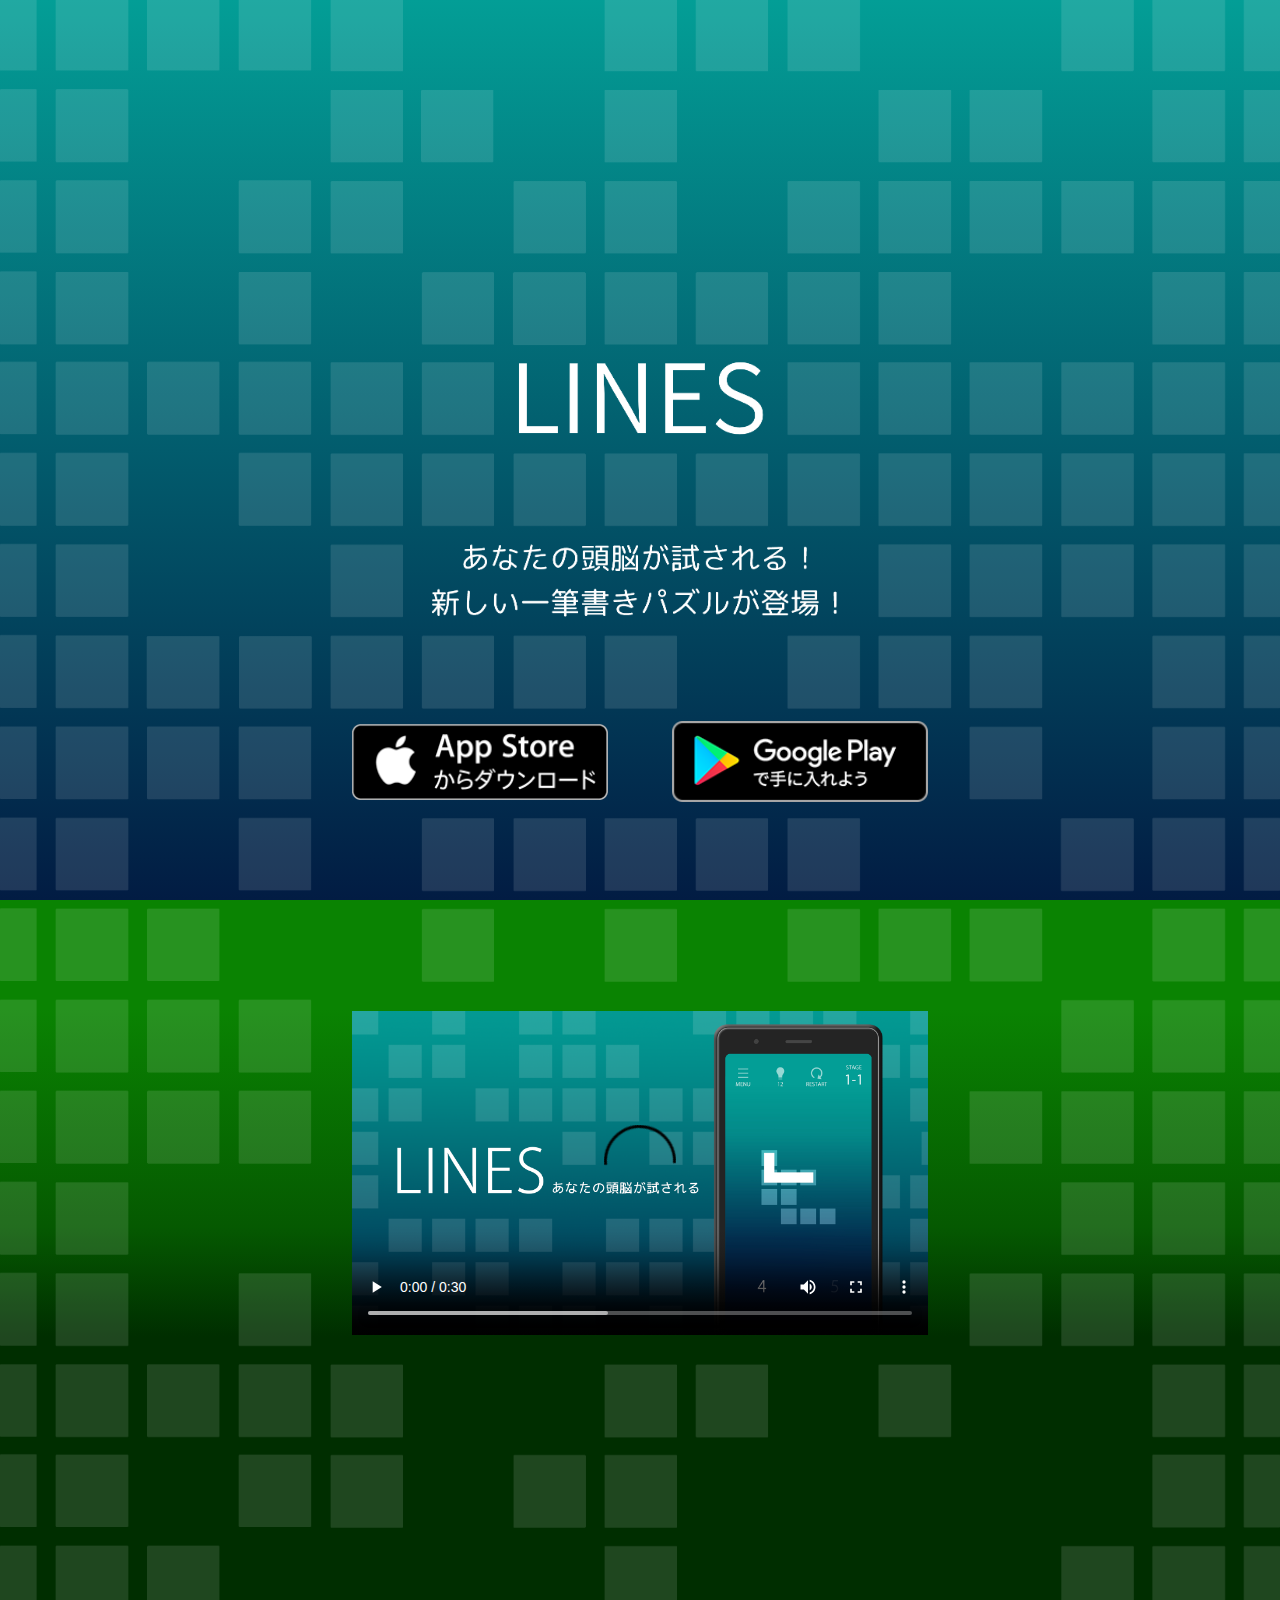
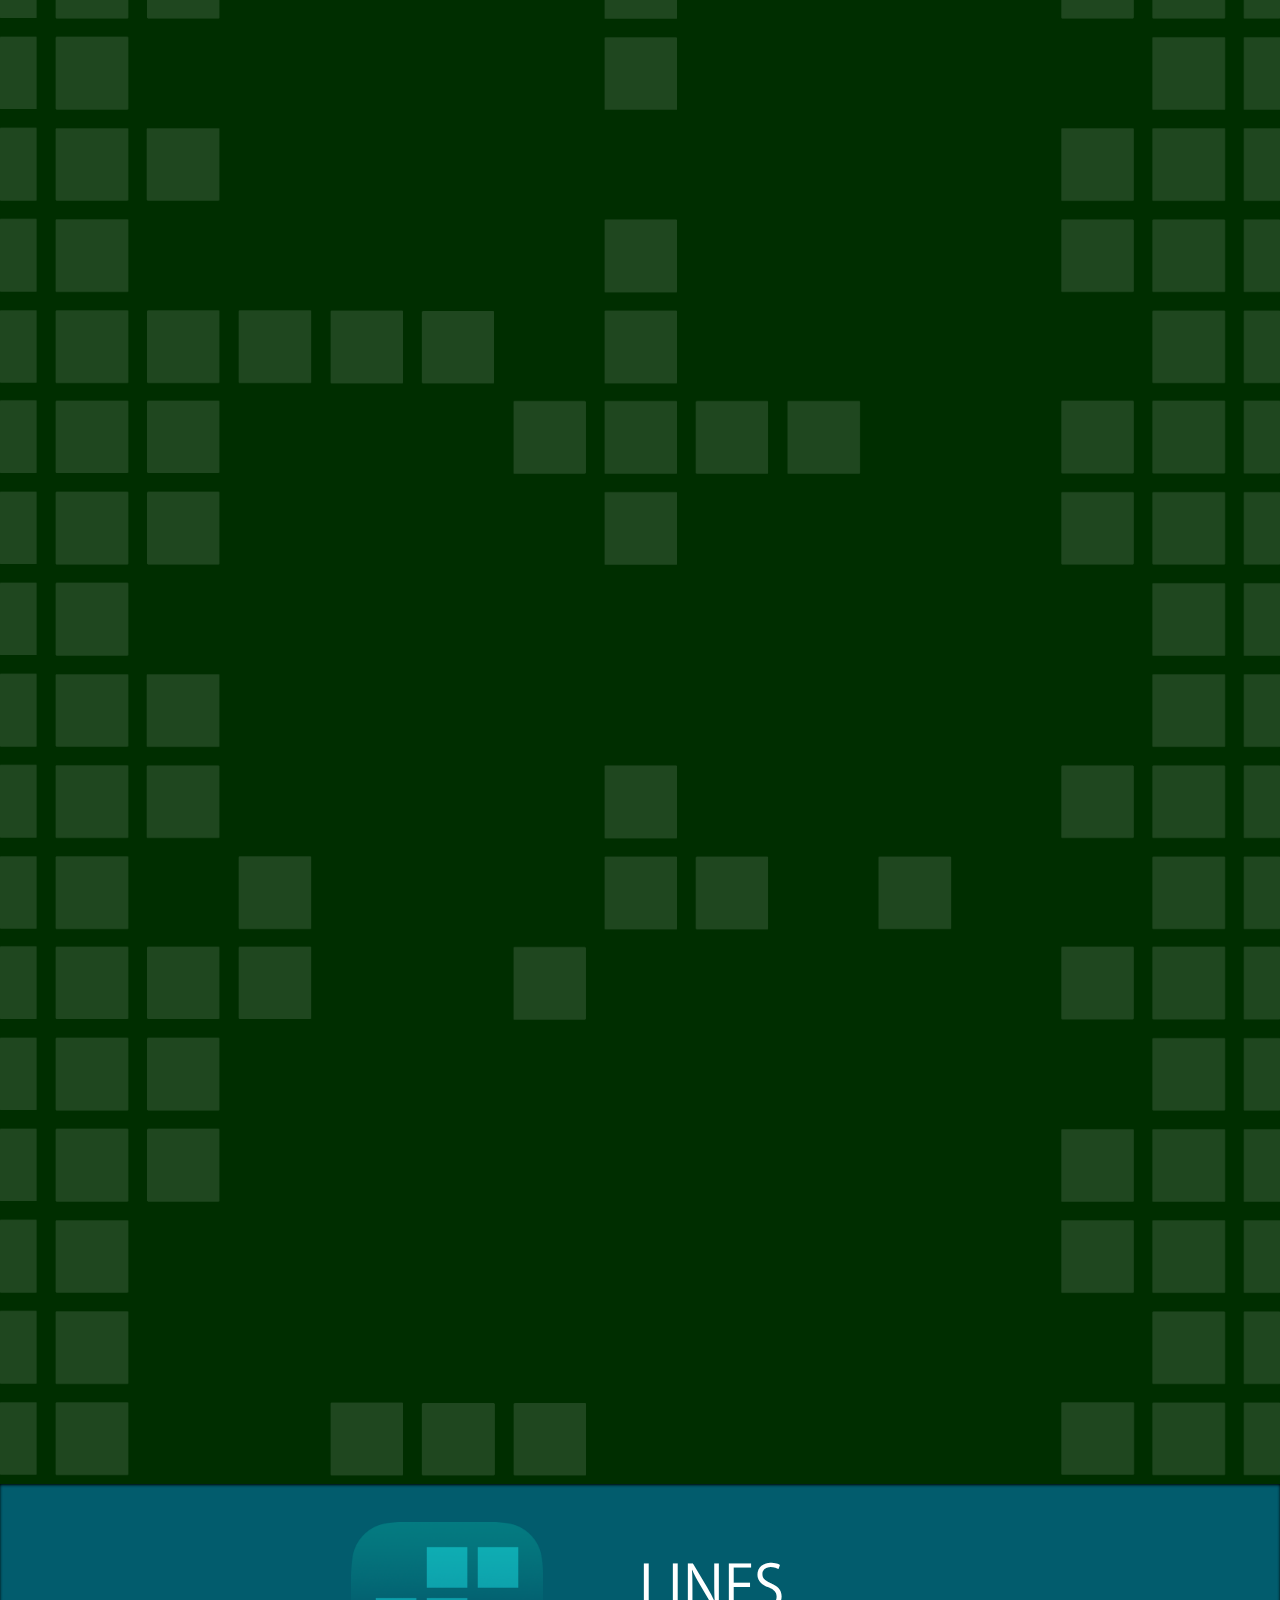
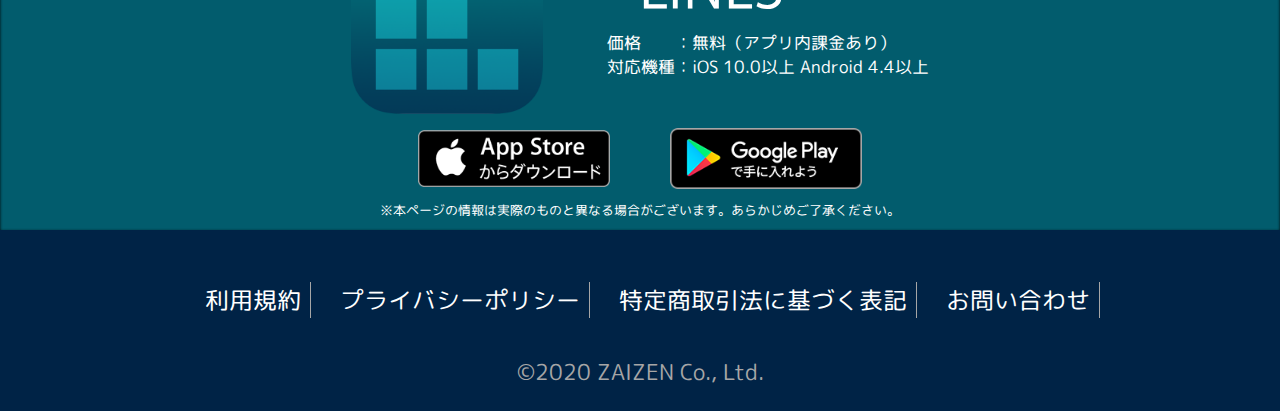
<file: index.html>
<!DOCTYPE html>
<html lang="ja" dir="ltr">
  <head>
    <!-- Global site tag (gtag.js) - Google Analytics -->
  <script async src="https://www.googletagmanager.com/gtag/js?id=UA-127167619-4"></script>
  <script>
    window.dataLayer = window.dataLayer || [];
    function gtag(){dataLayer.push(arguments);}
    gtag('js', new Date());

    gtag('config', 'UA-127167619-4');
  </script>

    <meta charset="utf-8">
    <title>LINES</title>
    <meta name="description" content="あなたの頭脳が試される！新しい一筆書きパズルゲームが登場！">
    <meta name="viewport" content="width=device-width,user-scalable=yes,maximum-scale=2">
<!-- jQuery -->
    <script src="https://ajax.googleapis.com/ajax/libs/jquery/3.5.1/jquery.min.js"></script>
    <script src="js/css_browser_selector.js" type="text/javascript"></script>
    <script>
    $(function () {
                   //PCのとき
                   if (window.matchMedia("(min-width: 1025px)").matches) {
                       //切り替える画面サイズ
                       $.ajax({
                           url: "js/pc.js",
                           dataType: "script",
                           cache: false
                       });
                       //スマホのとき
                   } else {
                       $.ajax({
                           url: "js/sp.js",
                           dataType: "script",
                           cache: false
                       });
                   };
               });
    </script>

<!-- CSS -->
    <link rel="stylesheet" href="css/common/style.css">
    <link rel="stylesheet" href="css/common/animation.css">
    <link rel="stylesheet" media="screen and (max-width:539px)" href="css/sp/sp_style.css">
    <link rel="stylesheet" media="screen and (min-width:540px)" href="css/tablet/tablet_style.css">
    <link rel="stylesheet" media="screen and (orientation:landscape)" href="css/pc/pc_style.css">
    <link rel="stylesheet" media="screen and (orientation:landscape) and (max-width:1024px)" href="css/common/landscape_animation.css">
    <link rel="stylesheet" media="screen and (min-width:1025px)" href="css/pc/pc_style.css">
    <link rel="stylesheet" href="css/common/footer.css">

  </head>

<!-- main -->

<body>
  <div class="wrap">
  <div class="main_wrapper">

<!-- ファーストビュー -->
  <header>
    <div class="header_bg">
      <div class="header_img">
        <img src="assets/img/sp_header_bg.png" class=" sp bg01"/>
        <img src="assets/img/sp_header_gif.gif" class=" sp bg02"/>
        <img src="assets/img/tablet_header_bg.png" class=" tablet bg01"/>
        <img src="assets/img/tablet_header_gif.gif" class=" tablet bg02"/>
        <img src="assets/img/pc_header_bg.png" class="pc bg01"/>
        <img src="assets/img/pc_header_gif.gif" class=" pc bg02"/>
      </div>

          <h2 class="sp header_title">LINES</h2>
          <p class="sp  header_text01">あなたの頭脳が試される！</p>
          <p class="sp  header_text02">新しい一筆書きパズルが登場！</p>
          <h2 class="tablet header_title">LINES</h2>
          <p class="tablet header_text01">あなたの頭脳が試される！</p>
          <p class="tablet header_text02">新しい一筆書きパズルが登場！</p>
          <img src="assets/img/pc_header_text.png" class=" pc pc_header_text"/>

      <div class="getapp01_wrap">
        <div class="getapp01">
          <p class="android_display">
            <a href=""><img src="assets/img/btn_apple.png" id="android_getapp01" class="getapp01_img" /></a>
          </p>
          <p class="iOS_display">
            <a href="https://play.google.com/store/apps/details?id=jp.zaizen.lines&hl=ja" onClick="gtag('event','top_page',{'event_category':'dl_site','event_label':'android_btn01','value':'1'});"
><img src="assets/img/btn_google.png" id="iOS_getapp01" class="getapp01_img" /></a>
          </p>
        </div>
      </div>

    </div>
  </header>
<div id="bg">
<div id="bg_fadeIn">
<!-- 項目１ -->
  <div id="top01" class="content01">
    <img src="assets/img/sp_content01_bg.png" class="sp"/>
    <img src="assets/img/sp_content01_bg.png" class="tablet"/>
    <img src="assets/img/pc_content01_bg.png" class="pc"/>
    <div class="content01_video">
      <video src="assets/video/content01_video.mp4" controls poster="assets/img/thumbnail.png"></video>
    </div>
  </div>
<!-- 項目２ -->
<!-- スマホ -->
  <div id="top02" class="content02">
    <img src="assets/img/sp_content02_bg.png" class="sp content02_bg"/>
    <img src="assets/img/sp_content02_bg.png" class="tablet content02_bg"/>
    <img src="assets/img/pc_content02_bg.png" class="pc content02_bg"/>
    <div id="content02_fadeIn_img">
      <img src="assets/img/sp_content02.png" class="sp content02_img"/>
      <img src="assets/img/sp_content02.png" class="tablet content02_img"/>
      <img src="assets/img/pc_content02.png" class="pc content02_img"/>
    </div>
    <div class="content02_text">
      <img src="assets/img/sp_content02_text.png" id="sp_content02_fadeIn" class="sp sp_content02_text"/>
      <img src="assets/img/sp_content02_text.png" id="tablet_content02_fadeIn" class="tablet tablet_content02_text"/>
      <img src="assets/img/pc_content02_text.png" id="pc_content02_fadeIn" class="pc pc_content02_text"/>
    </div>
  </div>
<!-- 項目３ -->
  <div id="top03" class="content03">
     <img src="assets/img/sp_content03_bg.png" class="sp content03_bg"/>
     <img src="assets/img/sp_content03_bg.png" class="tablet content03_bg"/>
     <img src="assets/img/pc_content03_bg.png" class="pc content03_bg"/>
     <div id ="content03_fadeIn_img">
       <img src="assets/img/sp_content03.png" class="sp content03_img"/>
       <img src="assets/img/sp_content03.png" class="tablet content03_img"/>
       <img src="assets/img/pc_content03.png" class="pc content03_img"/>
     </div>
     <div class="content03_text">
       <img src="assets/img/sp_content03_text.png" id="sp_content03_fadeIn" class="sp sp_content03_text"/>
       <img src="assets/img/sp_content03_text.png" id="tablet_content03_fadeIn" class="tablet tablet_content03_text"/>
       <img src="assets/img/pc_content03_text.png" id="pc_content03_fadeIn" class="pc pc_content03_text"/>
     </div>
  </div>

<!-- 項目４ -->
<!-- スマホ -->
  <div id="top04" class="content04">
     <img src="assets/img/sp_content04_bg.png" class="sp content04_bg"/>
     <img src="assets/img/sp_content04_bg.png" class="tablet content04_bg"/>
     <img src="assets/img/pc_content04_bg.png" class="pc content04_bg"/>
     <div id ="content04_fadeIn_img">
       <img src="assets/img/sp_content04.png" class="sp content04_img"/>
       <img src="assets/img/sp_content04.png" class="tablet content04_img"/>
       <img src="assets/img/pc_content04.png" class="pc content04_img"/>
     </div>
     <div class="content04_text">
       <img src="assets/img/sp_content04_text.png" id="sp_content04_fadeIn" class="sp sp_content04_text"/>
       <img src="assets/img/sp_content04_text.png" id="tablet_content04_fadeIn" class="tablet tablet_content04_text"/>
       <img src="assets/img/pc_content04_text.png" id="pc_content04_fadeIn" class="pc pc_content04_text"/>
     </div>
  </div>
</div>
</div>
<!-- 項目５ -->
  <div class="content05">
    <div class="appinfo">
      <img src="assets/img/appicon.png"/>
      <div class="appinfo_text">
        <p class="appinfo_title">LINES</p>
        <p class="appinfo_text01">価格　　：無料（アプリ内課金あり）</p>
        <p class="appinfo_text02">
          対応機種：<span class="android_display">iOS 10.0以上  </span><span class="iOS_display">Android 4.4以上</span>
        </p>
      </div>
    </div>
    <div class="getapp02">
      <p class="android_display">
        <a href=""><img src="assets/img/btn_apple.png" class="getapp02_img" /></a>
      </p>
      <p class="iOS_display">
        <a href="https://play.google.com/store/apps/details?id=jp.zaizen.lines&hl=ja" onClick="gtag('event','top_page',{'event_category':'dl_site','event_label':'android_btn01','value':'1'});"
><img src="assets/img/btn_google.png" class="getapp02_img" /></a>
      </p>
    </div>
    <div class="notice">
      <p>※本ページの情報は実際のものと異なる場合がございます。あらかじめご了承ください。</p>
    </div>
  </div>

<!-- フッター -->
      <footer>
        <div class="footer_wrapper">
          <ul class="footer_content">
            <li><a href="terms.html">利用規約</a></li>
            <li><a href="privacy.html">プライバシーポリシー</a></li>
            <li><a href="transaction-law.html">特定商取引法に基づく表記</a></li>
            <li><a href="https://www.zaizen.jp/contact/">お問い合わせ</a></li>
    　    </ul>
        </div>
          <p>&copy;2020 ZAIZEN Co., Ltd.</p>
      </footer>

    </div>
    </div>
  </body>
</html>
</file>
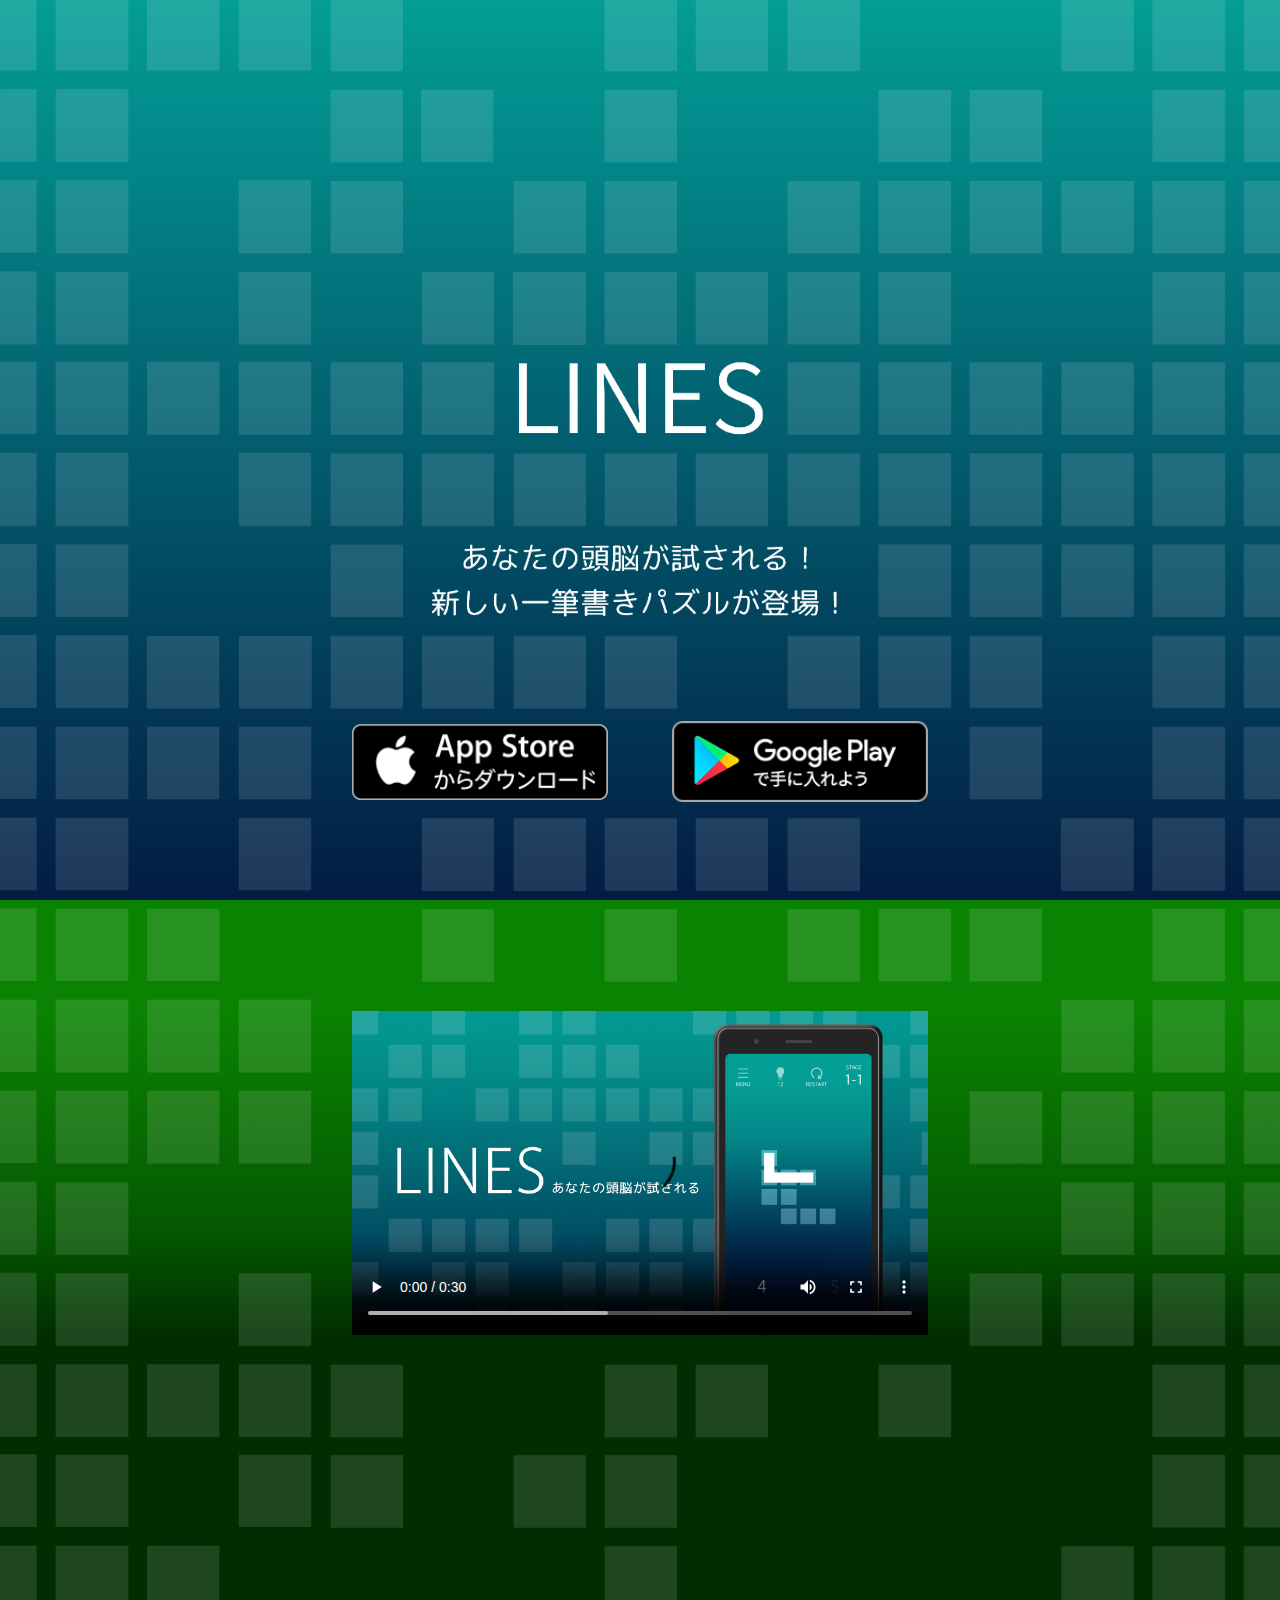
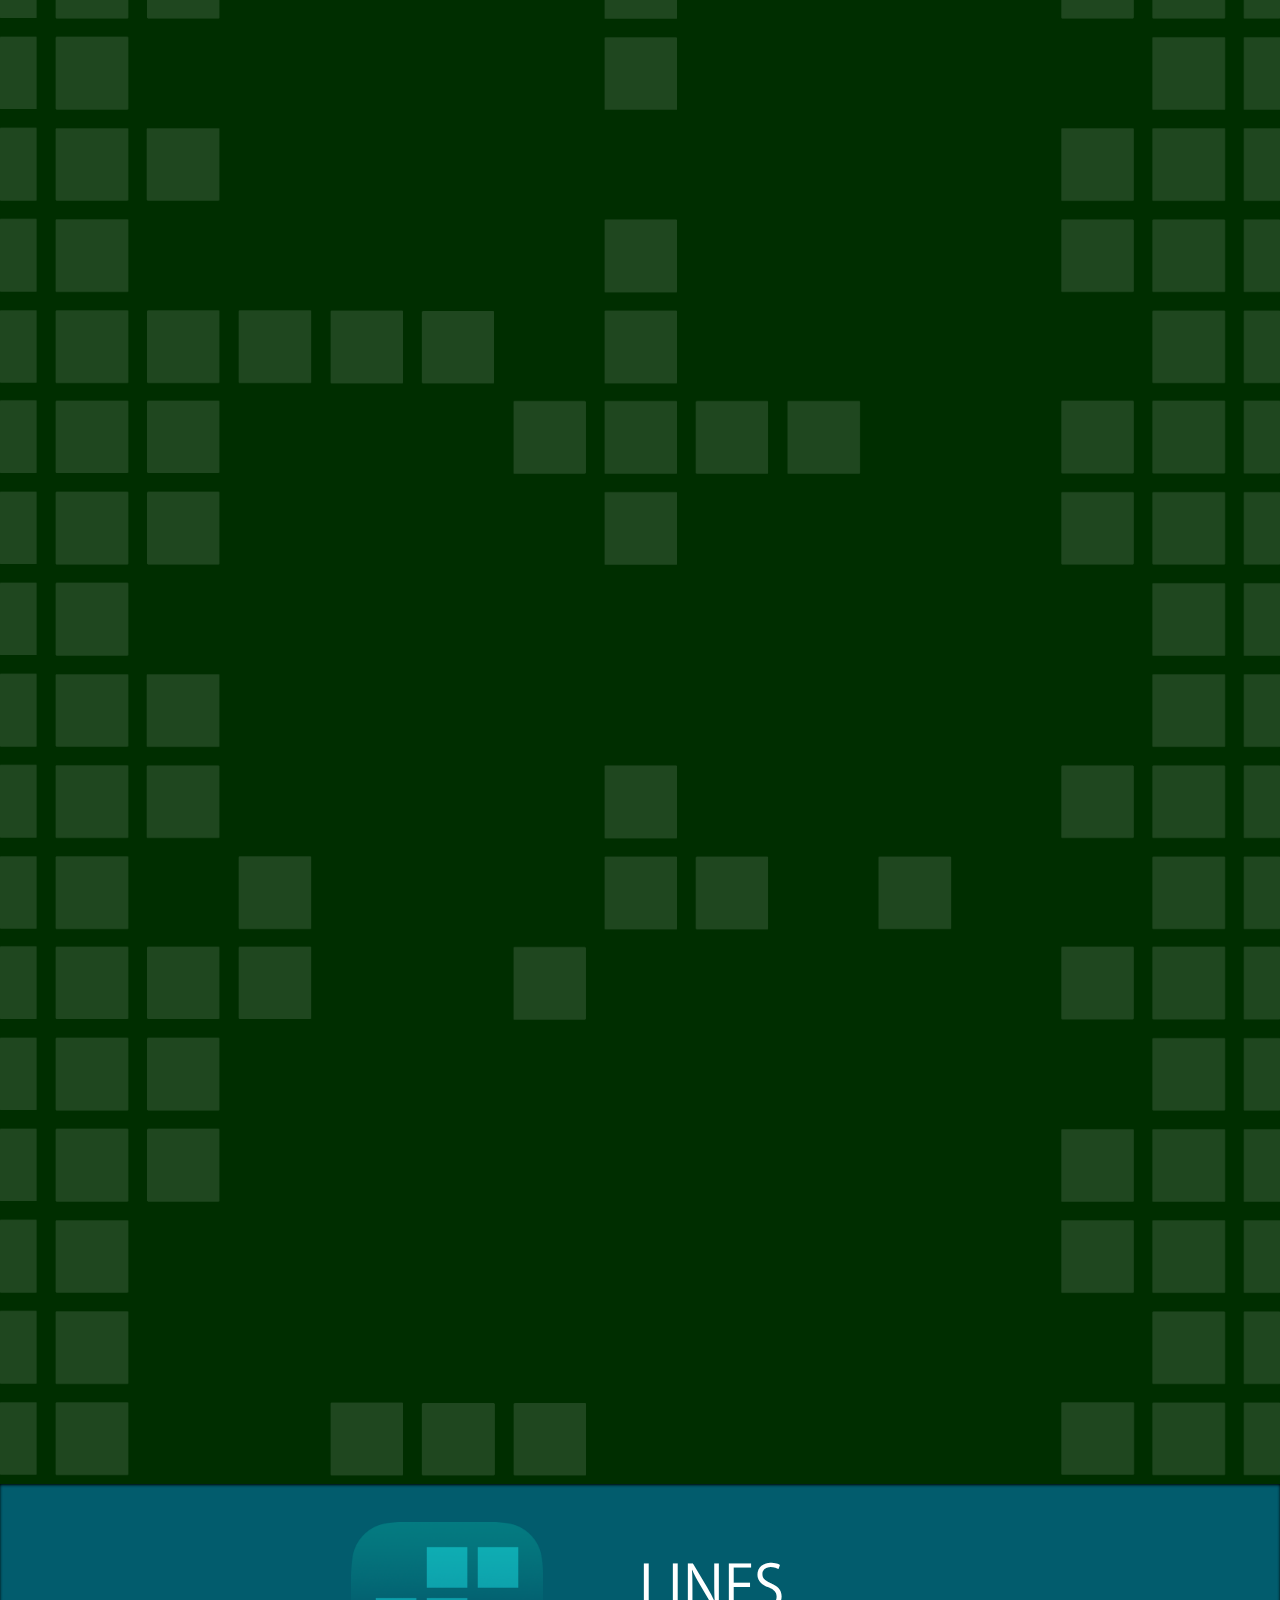
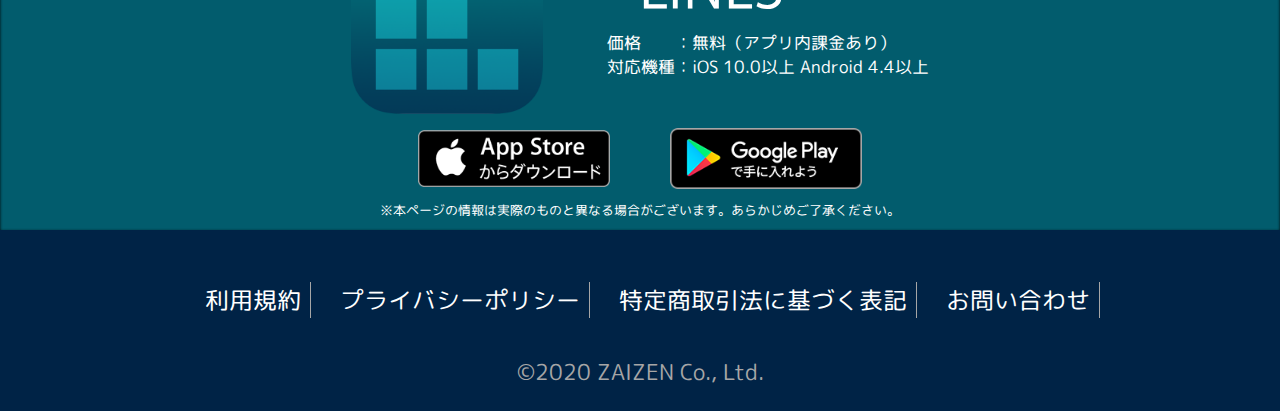
<file: index_2.html>
<!DOCTYPE html>
<html lang="ja" dir="ltr">
  <head>
    <!-- Global site tag (gtag.js) - Google Analytics -->
  <script async src="https://www.googletagmanager.com/gtag/js?id=UA-127167619-4"></script>
  <script>
    window.dataLayer = window.dataLayer || [];
    function gtag(){dataLayer.push(arguments);}
    gtag('js', new Date());

    gtag('config', 'UA-127167619-4');
  </script>

    <meta charset="utf-8">
    <title>LINES</title>
    <meta name="description" content="あなたの頭脳が試される！新しい一筆書きパズルゲームが登場！">
    <meta name="viewport" content="width=device-width,user-scalable=yes,maximum-scale=2">
<!-- jQuery -->
    <script src="https://ajax.googleapis.com/ajax/libs/jquery/3.5.1/jquery.min.js"></script>
    <script src="js/css_browser_selector.js" type="text/javascript"></script>
    <script>
    $(function () {
                   //PCのとき
                   if (window.matchMedia("(min-width: 1025px)").matches) {
                       //切り替える画面サイズ
                       $.ajax({
                           url: "js_2/pc_2.js",
                           dataType: "script",
                           cache: false
                       });
                       //スマホのとき
                   } else {
                       $.ajax({
                           url: "js_2/sp_2.js",
                           dataType: "script",
                           cache: false
                       });
                   };
               });
    </script>

<!-- CSS -->
    <link rel="stylesheet" href="css_2/common_2/style_2.css">
    <link rel="stylesheet" href="css_2/common_2/animation_2.css">
    <link rel="stylesheet" media="screen and (max-width:539px)" href="css_2/sp_2/sp_style_2.css">
    <link rel="stylesheet" media="screen and (min-width:540px)" href="css_2/tablet_2/tablet_style_2.css">
    <link rel="stylesheet" media="screen and (orientation:landscape)" href="css_2/pc_2/pc_style_2.css">
    <link rel="stylesheet" media="screen and (orientation:landscape) and (max-width:1024px)" href="css_2/common_2/landscape_animation_2.css">
    <link rel="stylesheet" media="screen and (min-width:1025px)" href="css_2/pc_2/pc_style_2.css">
    <link rel="stylesheet" href="css_2/common_2/footer_2.css">

  </head>

<!-- main -->

<body>
  <div class="wrap">
  <div class="main_wrapper">

<!-- ファーストビュー -->
  <header>
    <div class="header_bg">
      <div class="header_img">
        <img src="assets/img/sp_header_bg.png" class=" sp bg01"/>
        <img src="assets/img/sp_header_gif.gif" class=" sp bg02"/>
        <img src="assets/img/tablet_header_bg.png" class=" tablet bg01"/>
        <img src="assets/img/tablet_header_gif.gif" class=" tablet bg02"/>
        <img src="assets/img/pc_header_bg.png" class="pc bg01"/>
        <img src="assets/img/pc_header_gif.gif" class=" pc bg02"/>
      </div>

          <h2 class="sp header_title">LINES</h2>
          <p class="sp  header_text01">あなたの頭脳が試される！</p>
          <p class="sp  header_text02">新しい一筆書きパズルが登場！</p>
          <h2 class="tablet header_title">LINES</h2>
          <p class="tablet header_text01">あなたの頭脳が試される！</p>
          <p class="tablet header_text02">新しい一筆書きパズルが登場！</p>
          <img src="assets/img/pc_header_text.png" class=" pc pc_header_text"/>

      <div class="getapp01_wrap">
        <div class="getapp01">
          <p class="android_display">
            <a href=""><img src="assets/img/btn_apple.png" id="android_getapp01" class="getapp01_img" /></a>
          </p>
          <p class="iOS_display">
            <a href="https://play.google.com/store/apps/details?id=jp.zaizen.lines&hl=ja" onClick="gtag('event','top_page',{'event_category':'dl_site','event_label':'android_btn01','value':'1'});"
><img src="assets/img/btn_google.png" id="iOS_getapp01" class="getapp01_img" /></a>
          </p>
        </div>
      </div>

    </div>
  </header>
<div id="bg">
<div id="bg_fadeIn">
<!-- 項目１ -->
  <div id="top01" class="content01">
    <img src="assets/img/sp_content01_bg.png" class="sp"/>
    <img src="assets/img/sp_content01_bg.png" class="tablet"/>
    <img src="assets/img/pc_content01_bg.png" class="pc"/>
    <div class="content01_video">
      <video src="assets/video/content01_video.mp4" controls poster="assets/img/thumbnail.png"></video>
    </div>
  </div>
<!-- 項目２ -->
<!-- スマホ -->
  <div id="top02" class="content02">
    <img src="assets/img/sp_content02_bg.png" class="sp content02_bg"/>
    <img src="assets/img/sp_content02_bg.png" class="tablet content02_bg"/>
    <img src="assets/img/pc_content02_bg.png" class="pc content02_bg"/>
    <div id="content02_fadeIn_img">
      <img src="assets/img/sp_content02.png" class="sp content02_img"/>
      <img src="assets/img/sp_content02.png" class="tablet content02_img"/>
      <img src="assets/img/pc_content02.png" class="pc content02_img"/>
    </div>
    <div class="content02_text">
      <img src="assets/img/sp_content02_text.png" id="sp_content02_fadeIn" class="sp sp_content02_text"/>
      <img src="assets/img/sp_content02_text.png" id="tablet_content02_fadeIn" class="tablet tablet_content02_text"/>
      <img src="assets/img/pc_content02_text.png" id="pc_content02_fadeIn" class="pc pc_content02_text"/>
    </div>
  </div>
<!-- 項目３ -->
  <div id="top03" class="content03">
     <img src="assets/img/sp_content03_bg.png" class="sp content03_bg"/>
     <img src="assets/img/sp_content03_bg.png" class="tablet content03_bg"/>
     <img src="assets/img/pc_content03_bg.png" class="pc content03_bg"/>
     <div id ="content03_fadeIn_img">
       <img src="assets/img/sp_content03.png" class="sp content03_img"/>
       <img src="assets/img/sp_content03.png" class="tablet content03_img"/>
       <img src="assets/img/pc_content03.png" class="pc content03_img"/>
     </div>
     <div class="content03_text">
       <img src="assets/img/sp_content03_text.png" id="sp_content03_fadeIn" class="sp sp_content03_text"/>
       <img src="assets/img/sp_content03_text.png" id="tablet_content03_fadeIn" class="tablet tablet_content03_text"/>
       <img src="assets/img/pc_content03_text.png" id="pc_content03_fadeIn" class="pc pc_content03_text"/>
     </div>
  </div>

<!-- 項目４ -->
<!-- スマホ -->
  <div id="top04" class="content04">
     <img src="assets/img/sp_content04_bg.png" class="sp content04_bg"/>
     <img src="assets/img/sp_content04_bg.png" class="tablet content04_bg"/>
     <img src="assets/img/pc_content04_bg.png" class="pc content04_bg"/>
     <div id ="content04_fadeIn_img">
       <img src="assets/img/sp_content04.png" class="sp content04_img"/>
       <img src="assets/img/sp_content04.png" class="tablet content04_img"/>
       <img src="assets/img/pc_content04.png" class="pc content04_img"/>
     </div>
     <div class="content04_text">
       <img src="assets/img/sp_content04_text.png" id="sp_content04_fadeIn" class="sp sp_content04_text"/>
       <img src="assets/img/sp_content04_text.png" id="tablet_content04_fadeIn" class="tablet tablet_content04_text"/>
       <img src="assets/img/pc_content04_text.png" id="pc_content04_fadeIn" class="pc pc_content04_text"/>
     </div>
  </div>
</div>
</div>
<!-- 項目５ -->
  <div class="content05">
    <div class="appinfo">
      <img src="assets/img/appicon.png"/>
      <div class="appinfo_text">
        <p class="appinfo_title">LINES</p>
        <p class="appinfo_text01">価格　　：無料（アプリ内課金あり）</p>
        <p class="appinfo_text02">
          対応機種：<span class="android_display">iOS 10.0以上  </span><span class="iOS_display">Android 4.4以上</span>
        </p>
      </div>
    </div>
    <div class="getapp02">
      <p class="android_display">
        <a href=""><img src="assets/img/btn_apple.png" class="getapp02_img" /></a>
      </p>
      <p class="iOS_display">
        <a href="https://play.google.com/store/apps/details?id=jp.zaizen.lines&hl=ja" onClick="gtag('event','top_page',{'event_category':'dl_site','event_label':'android_btn01','value':'1'});"
><img src="assets/img/btn_google.png" class="getapp02_img" /></a>
      </p>
    </div>
    <div class="notice">
      <p>※本ページの情報は実際のものと異なる場合がございます。あらかじめご了承ください。</p>
    </div>
  </div>

<!-- フッター -->
      <footer>
        <div class="footer_wrapper">
          <ul class="footer_content">
            <li><a href="terms.html">利用規約</a></li>
            <li><a href="privacy.html">プライバシーポリシー</a></li>
            <li><a href="transaction-law.html">特定商取引法に基づく表記</a></li>
            <li><a href="https://www.zaizen.jp/contact/">お問い合わせ</a></li>
    　    </ul>
        </div>
          <p>&copy;2020 ZAIZEN Co., Ltd.</p>
      </footer>

    </div>
    </div>
  </body>
</html>
</file>
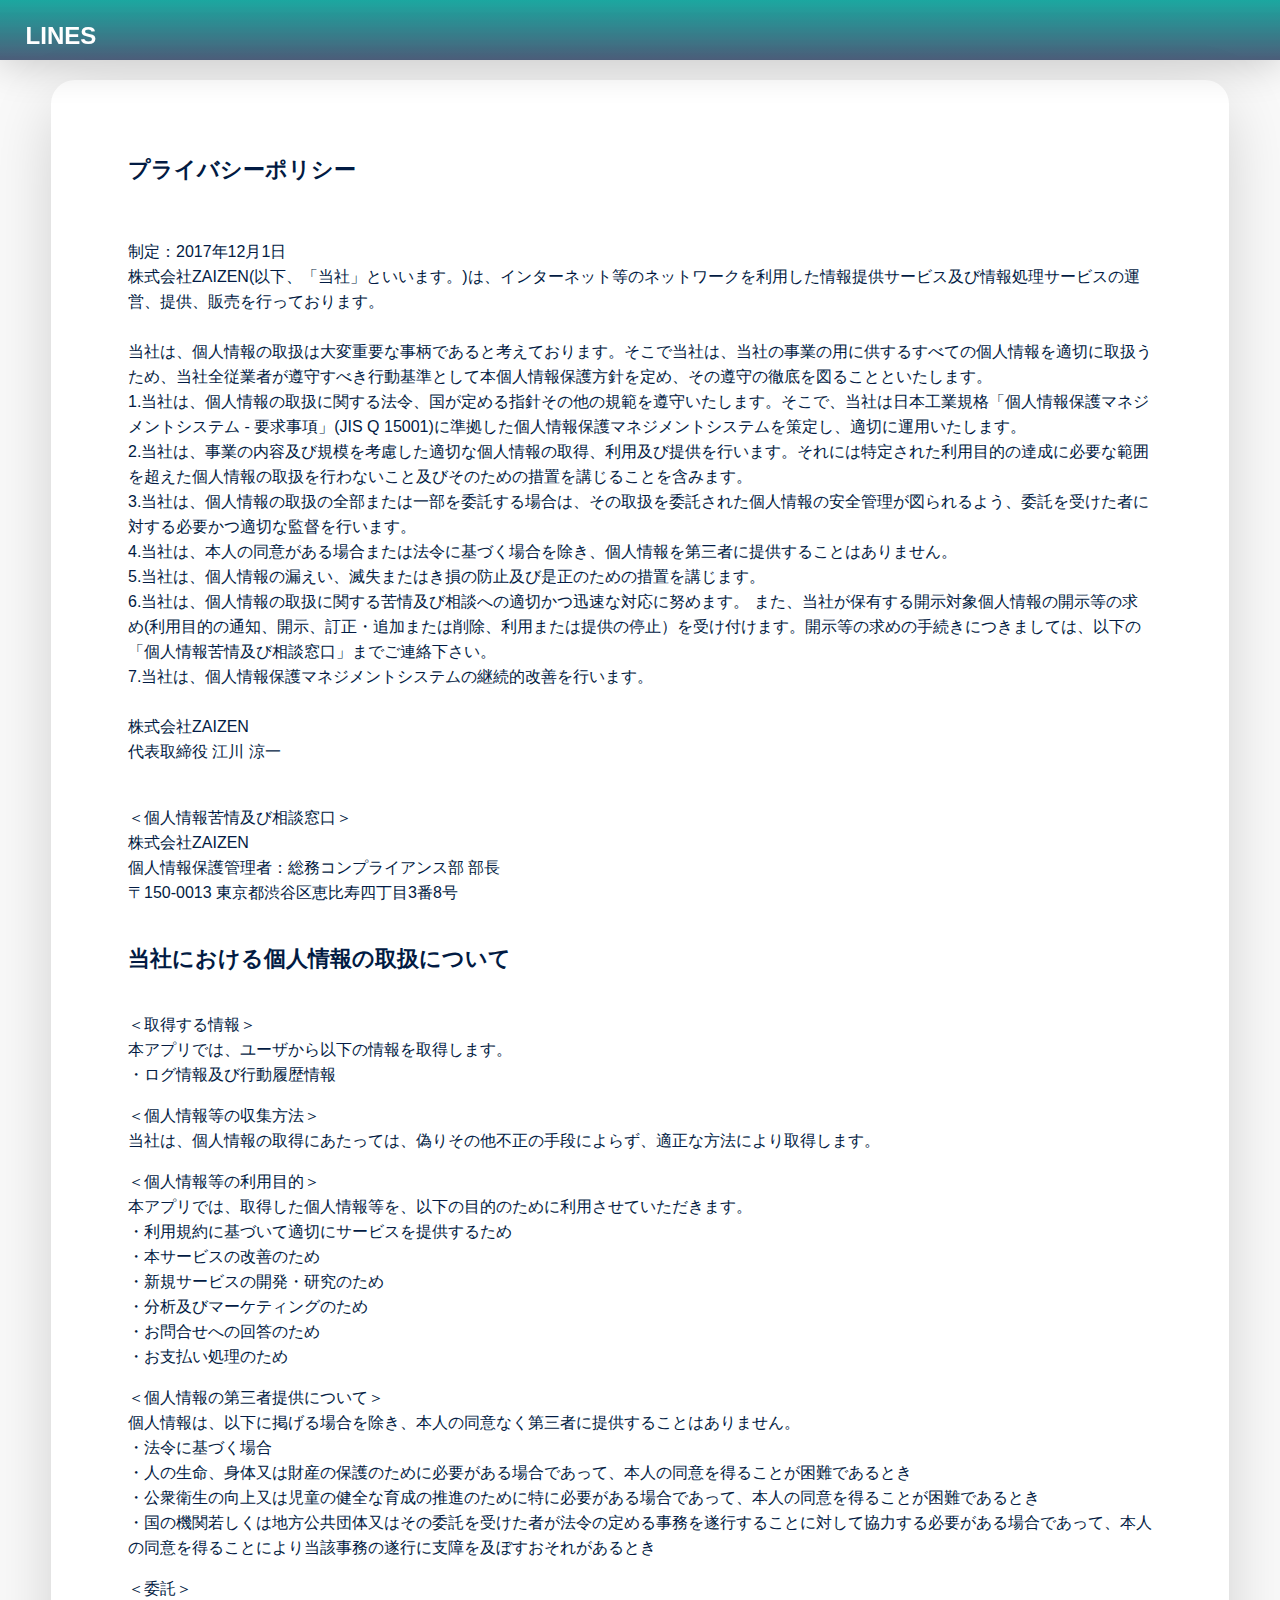
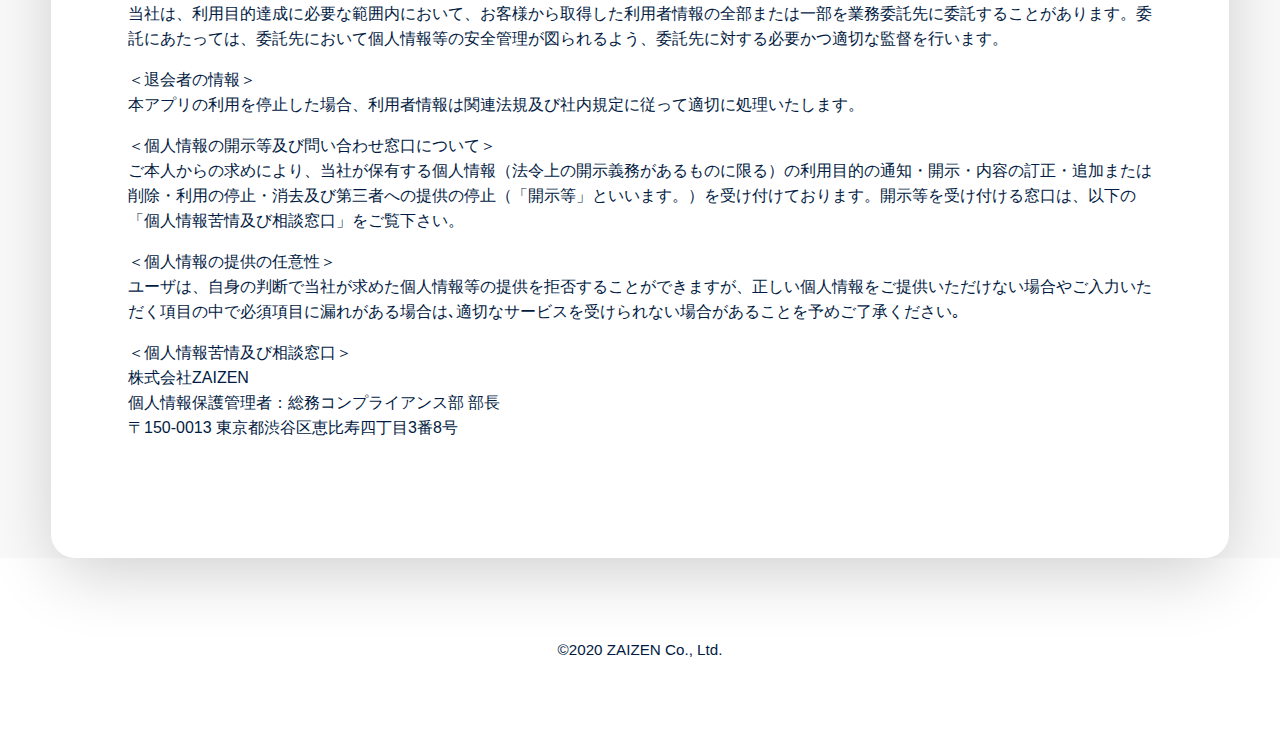
<file: privacy.html>
<!DOCTYPE html>
<html lang="en" dir="ltr">
  <head>
    <!-- Global site tag (gtag.js) - Google Analytics -->
  <script async src="https://www.googletagmanager.com/gtag/js?id=UA-127167619-4"></script>
  <script>
    window.dataLayer = window.dataLayer || [];
    function gtag(){dataLayer.push(arguments);}
    gtag('js', new Date());

    gtag('config', 'UA-127167619-4');
  </script>

    <meta charset="utf-8">
    <meta name="viewport" content="width=device-width, initial-scale=1.0, viewport-fit=cover">
    <meta http-equiv="X-UA-Compatible" content="IE=edge">
    <meta name="format-detection" content="telephone=no">
    <title>LINES プライバシーポリシー</title>
    <!-- CSS適用 -->
    <link rel="stylesheet" href="css/common/link.css">
  </head>
  <body>
  </div>
    <!-- <div class="wrapper"> -->
    <header>
      <div class="header_scr">
        <div id="header_inner">
          <div class="header_title">LINES</div>
        </div>
      </div>
    </header>
    <main>
      <div class="law_inner">
        <span class="law_text">プライバシーポリシー</span>
      <p>
        制定：2017年12月1日<br>
        株式会社ZAIZEN(以下、「当社」といいます。)は、インターネット等のネットワークを利用した情報提供サービス及び情報処理サービスの運営、提供、販売を行っております。<br><br>
        当社は、個人情報の取扱は大変重要な事柄であると考えております。そこで当社は、当社の事業の用に供するすべての個人情報を適切に取扱うため、当社全従業者が遵守すべき行動基準として本個人情報保護方針を定め、その遵守の徹底を図ることといたします。<br>
        1.当社は、個人情報の取扱に関する法令、国が定める指針その他の規範を遵守いたします。そこで、当社は日本工業規格「個人情報保護マネジメントシステム - 要求事項」(JIS Q 15001)に準拠した個人情報保護マネジメントシステムを策定し、適切に運用いたします。<br>
        2.当社は、事業の内容及び規模を考慮した適切な個人情報の取得、利用及び提供を行います。それには特定された利用目的の達成に必要な範囲を超えた個人情報の取扱を行わないこと及びそのための措置を講じることを含みます。<br>
        3.当社は、個人情報の取扱の全部または一部を委託する場合は、その取扱を委託された個人情報の安全管理が図られるよう、委託を受けた者に対する必要かつ適切な監督を行います。<br>
        4.当社は、本人の同意がある場合または法令に基づく場合を除き、個人情報を第三者に提供することはありません。<br>
        5.当社は、個人情報の漏えい、滅失またはき損の防止及び是正のための措置を講じます。<br>
        6.当社は、個人情報の取扱に関する苦情及び相談への適切かつ迅速な対応に努めます。 また、当社が保有する開示対象個人情報の開示等の求め(利用目的の通知、開示、訂正・追加または削除、利用または提供の停止）を受け付けます。開示等の求めの手続きにつきましては、以下の「個人情報苦情及び相談窓口」までご連絡下さい。<br>
        7.当社は、個人情報保護マネジメントシステムの継続的改善を行います。<br><br>
        株式会社ZAIZEN <br>
        代表取締役 江川 涼一 <br><br>
      </p>
      <p>
        ＜個人情報苦情及び相談窓口＞ <br>
        株式会社ZAIZEN<br>
        個人情報保護管理者：総務コンプライアンス部 部長<br>
        〒150-0013 東京都渋谷区恵比寿四丁目3番8号
      </p>
      <br>
      <span class="law_text">当社における個人情報の取扱について</span>
        ＜取得する情報＞ <br>
        本アプリでは、ユーザから以下の情報を取得します。
          <br>・ログ情報及び行動履歴情報
      </p>
      <p>
        ＜個人情報等の収集方法＞ <br>
        当社は、個人情報の取得にあたっては、偽りその他不正の手段によらず、適正な方法により取得します。
      </p>
      <p>
        ＜個人情報等の利用目的＞ <br>
        本アプリでは、取得した個人情報等を、以下の目的のために利用させていただきます。
        <br>・利用規約に基づいて適切にサービスを提供するため
        <br>・本サービスの改善のため
        <br>・新規サービスの開発・研究のため
        <br>・分析及びマーケティングのため
        <br>・お問合せへの回答のため
        <br>・お支払い処理のため
      </p>
      <p>
        ＜個人情報の第三者提供について＞ <br>
        個人情報は、以下に掲げる場合を除き、本人の同意なく第三者に提供することはありません。
        <br>・法令に基づく場合
        <br>・人の生命、身体又は財産の保護のために必要がある場合であって、本人の同意を得ることが困難であるとき
        <br>・公衆衛生の向上又は児童の健全な育成の推進のために特に必要がある場合であって、本人の同意を得ることが困難であるとき
        <br>・国の機関若しくは地方公共団体又はその委託を受けた者が法令の定める事務を遂行することに対して協力する必要がある場合であって、本人の同意を得ることにより当該事務の遂行に支障を及ぼすおそれがあるとき
      </p>
      <p>
        ＜委託＞ <br>
        当社は、利用目的達成に必要な範囲内において、お客様から取得した利用者情報の全部または一部を業務委託先に委託することがあります。委託にあたっては、委託先において個人情報等の安全管理が図られるよう、委託先に対する必要かつ適切な監督を行います。
      </p>
      <p>
        ＜退会者の情報＞ <br>
        本アプリの利用を停止した場合、利用者情報は関連法規及び社内規定に従って適切に処理いたします。
      </p>
      <p>
        ＜個人情報の開示等及び問い合わせ窓口について＞ <br>
        ご本人からの求めにより、当社が保有する個人情報（法令上の開示義務があるものに限る）の利用目的の通知・開示・内容の訂正・追加または削除・利用の停止・消去及び第三者への提供の停止（「開示等」といいます。）を受け付けております。開示等を受け付ける窓口は、以下の「個人情報苦情及び相談窓口」をご覧下さい。
      </p>
      <p>
        ＜個人情報の提供の任意性＞ <br>
        ユーザは、自身の判断で当社が求めた個人情報等の提供を拒否することができますが、正しい個人情報をご提供いただけない場合やご入力いただく項目の中で必須項目に漏れがある場合は､適切なサービスを受けられない場合があることを予めご了承ください｡
      </p>
      <p>
        ＜個人情報苦情及び相談窓口＞ <br>
        株式会社ZAIZEN<br>
        個人情報保護管理者：総務コンプライアンス部 部長<br>
        〒150-0013 東京都渋谷区恵比寿四丁目3番8号
      </p>
    </div>
    </main>
    <footer>

      <p>&copy;2020 ZAIZEN Co., Ltd.</p>
    </footer>
  <!-- </div> -->
  </body>
</html>
</file>
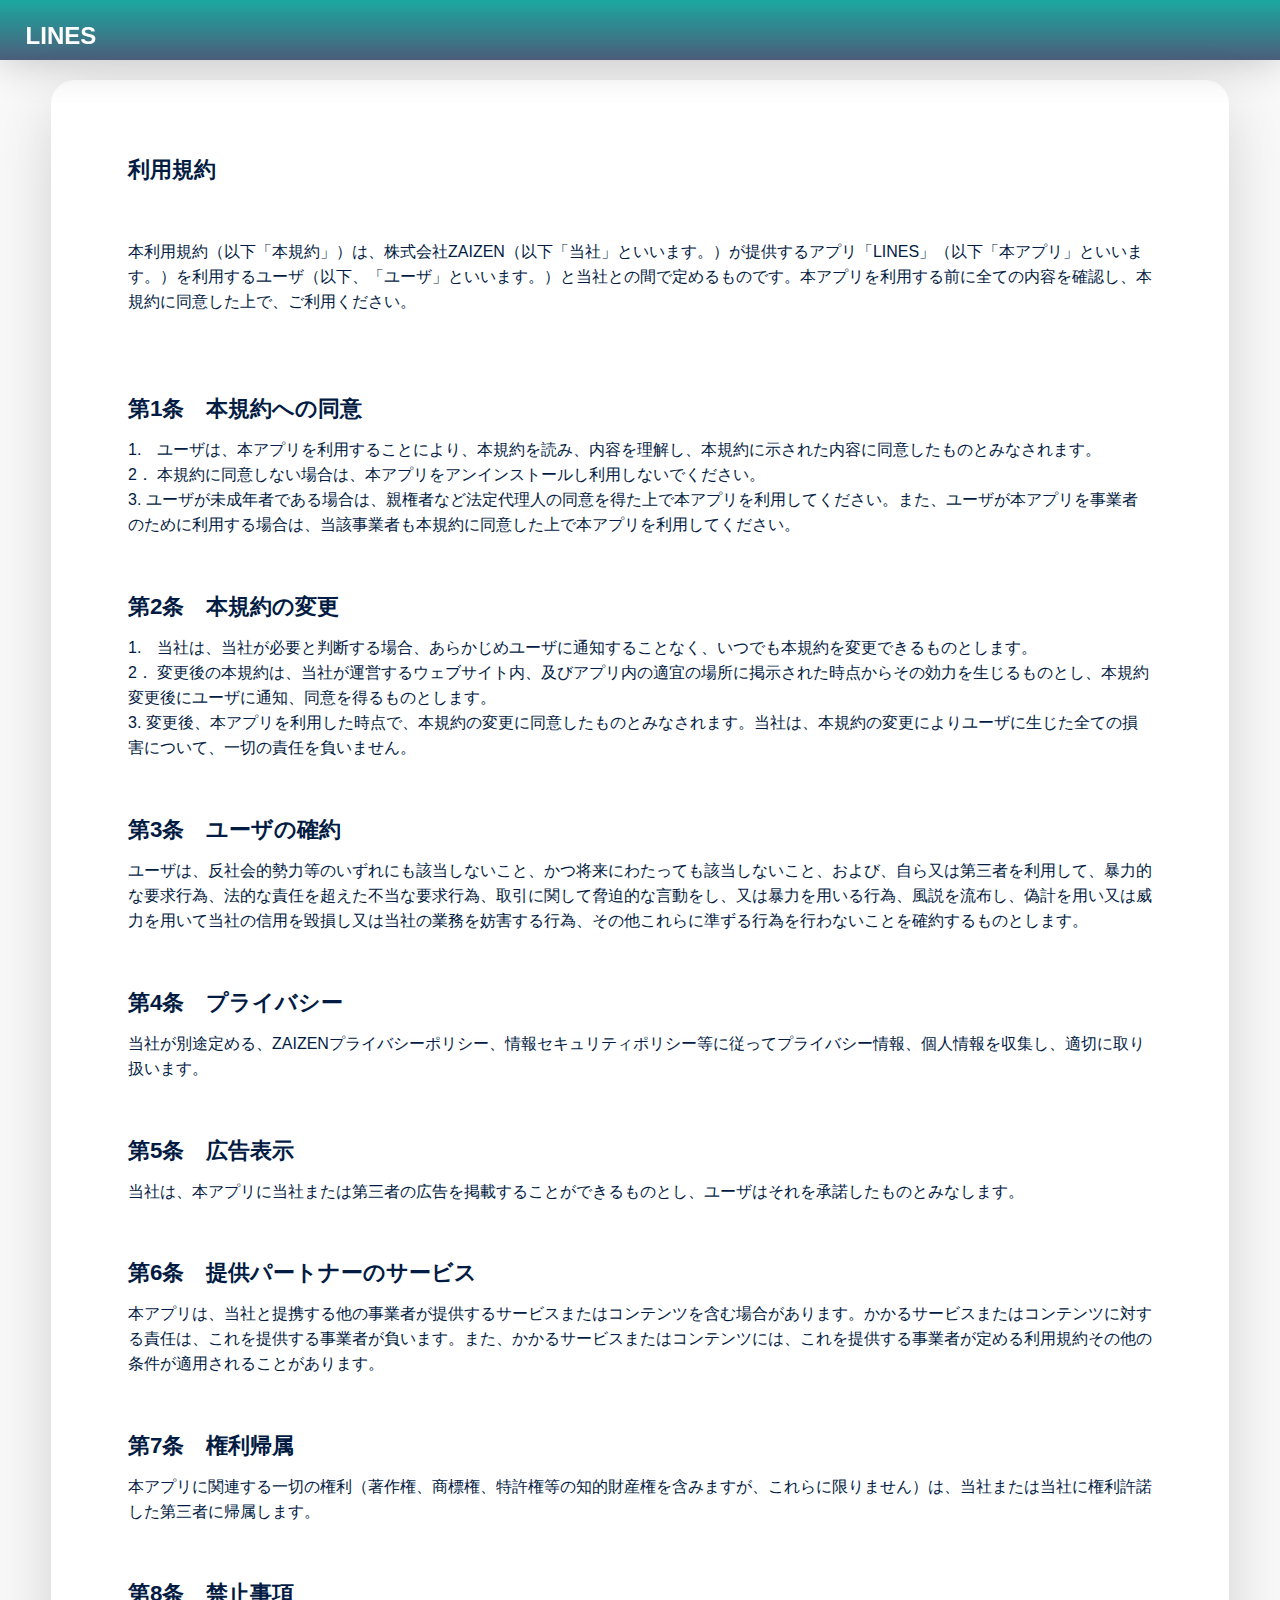
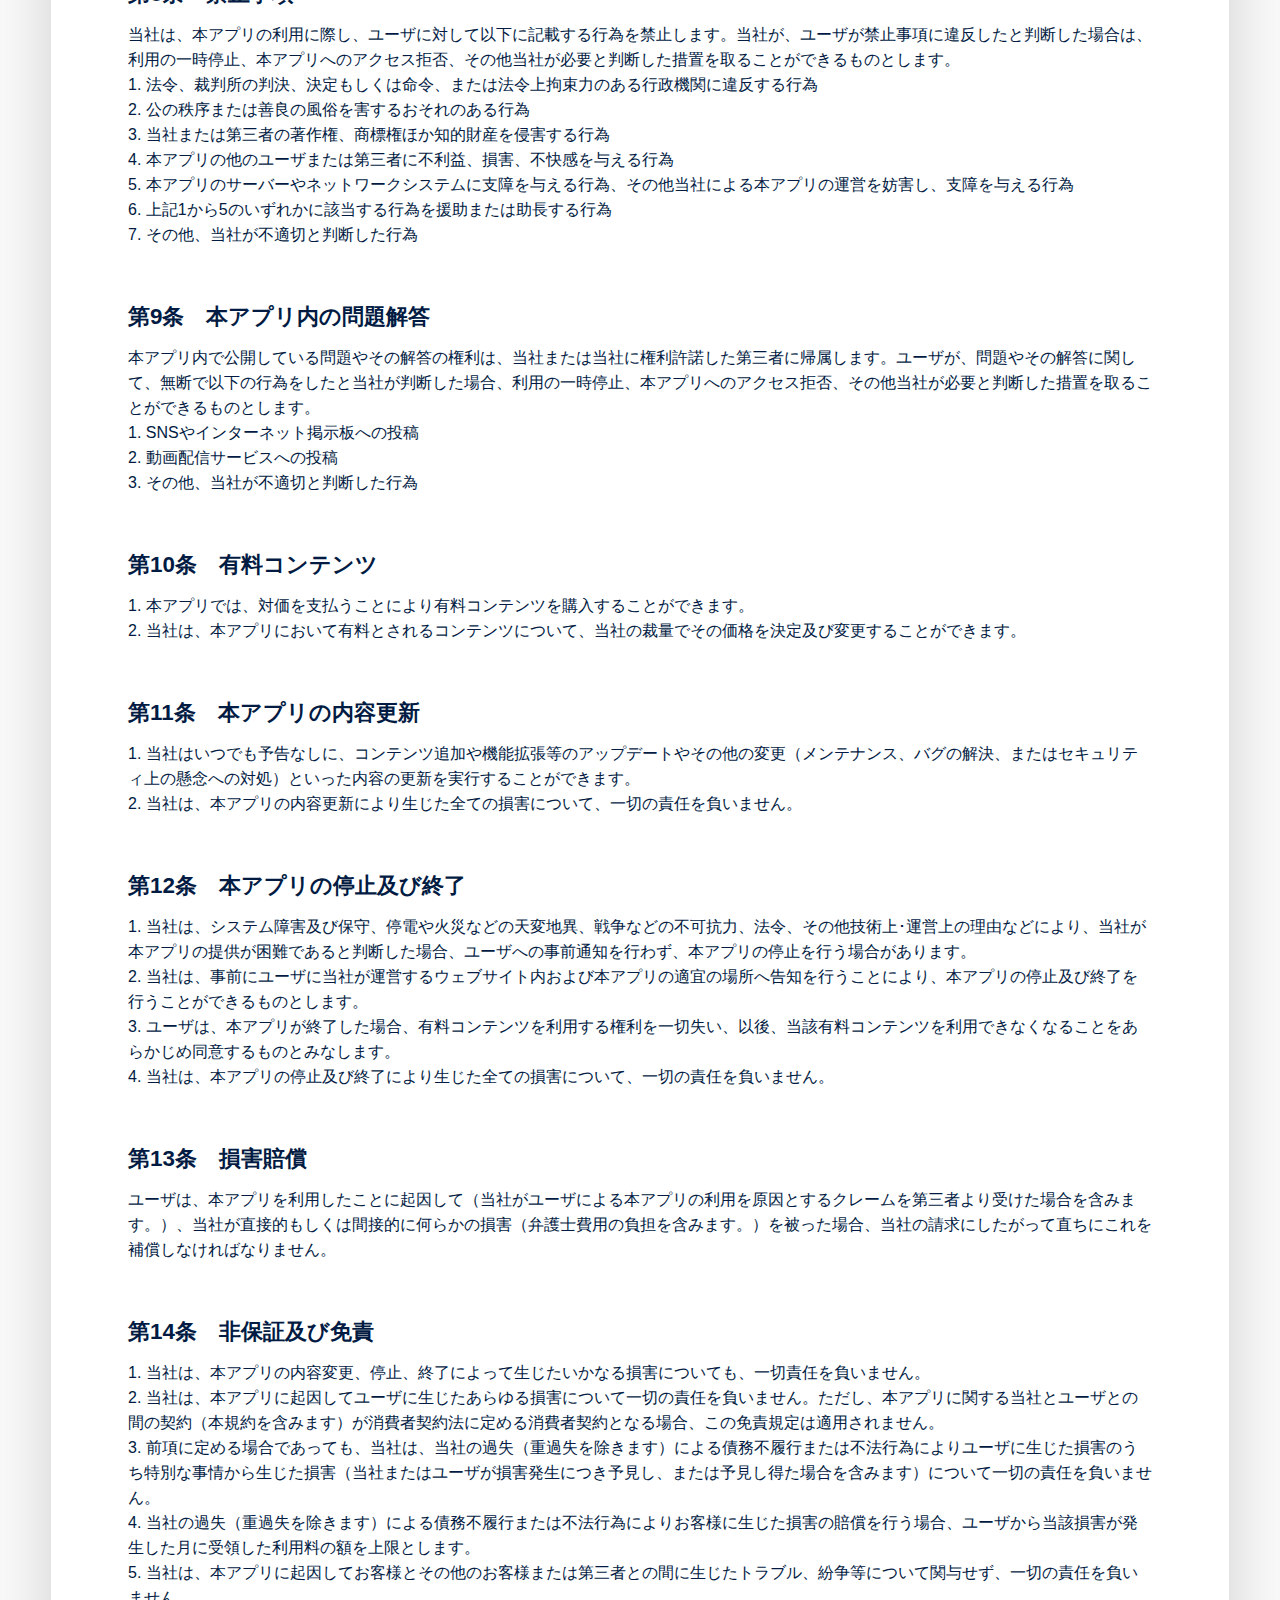
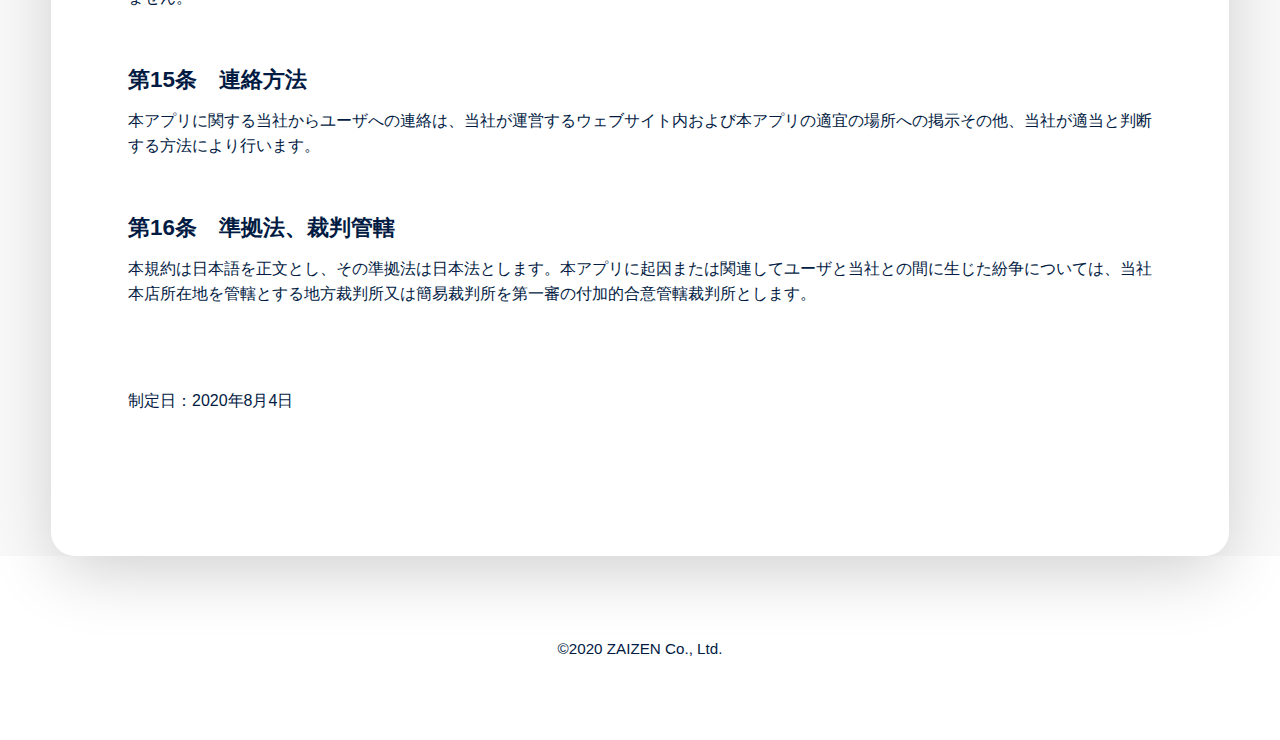
<file: terms.html>
<html lang="en" dir="ltr">
  <head>
    <!-- Global site tag (gtag.js) - Google Analytics -->
  <script async src="https://www.googletagmanager.com/gtag/js?id=UA-127167619-4"></script>
  <script>
    window.dataLayer = window.dataLayer || [];
    function gtag(){dataLayer.push(arguments);}
    gtag('js', new Date());

    gtag('config', 'UA-127167619-4');
  </script>

    <meta charset="utf-8">
    <meta name="viewport" content="width=device-width, initial-scale=1.0, viewport-fit=cover">
    <meta http-equiv="X-UA-Compatible" content="IE=edge">
    <meta name="format-detection" content="telephone=no">
    <title>LINES 利用規約</title>
    <!-- CSS適用 -->
    <link rel="stylesheet" href="css/common/link.css">
  </head>
  <body>
    <!-- <div class="wrapper"> -->
    <header>
      <div class="header_scr">
        <div id="header_inner">
          <div class="header_title">LINES</div>
        </div>
      </div>
    </header>
    <main>
      <div class="law_inner">
        <span class="law_text">利用規約</span>
      <p>
        本利用規約（以下「本規約」）は、株式会社ZAIZEN（以下「当社」といいます。）が提供するアプリ「LINES」（以下「本アプリ」といいます。）を利用するユーザ（以下、「ユーザ」といいます。）と当社との間で定めるものです。本アプリを利用する前に全ての内容を確認し、本規約に同意した上で、ご利用ください。
      </p>
      <br>
      <span class="law_text_1">第1条　本規約への同意</span>
      <p>
        1.　ユーザは、本アプリを利用することにより、本規約を読み、内容を理解し、本規約に示された内容に同意したものとみなされます。
        <br>2． 本規約に同意しない場合は、本アプリをアンインストールし利用しないでください。
        <br>3.  ユーザが未成年者である場合は、親権者など法定代理人の同意を得た上で本アプリを利用してください。また、ユーザが本アプリを事業者のために利用する場合は、当該事業者も本規約に同意した上で本アプリを利用してください。
      </p>
      <span class="law_text_1">第2条　本規約の変更</span>
      <p>
      1.　当社は、当社が必要と判断する場合、あらかじめユーザに通知することなく、いつでも本規約を変更できるものとします。
      <br>2． 変更後の本規約は、当社が運営するウェブサイト内、及びアプリ内の適宜の場所に掲示された時点からその効力を生じるものとし、本規約変更後にユーザに通知、同意を得るものとします。
      <br>3.  変更後、本アプリを利用した時点で、本規約の変更に同意したものとみなされます。当社は、本規約の変更によりユーザに生じた全ての損害について、一切の責任を負いません。
      </p>
      <span class="law_text_1">第3条　ユーザの確約</span>
      <p>
      ユーザは、反社会的勢力等のいずれにも該当しないこと、かつ将来にわたっても該当しないこと、および、自ら又は第三者を利用して、暴力的な要求行為、法的な責任を超えた不当な要求行為、取引に関して脅迫的な言動をし、又は暴力を用いる行為、風説を流布し、偽計を用い又は威力を用いて当社の信用を毀損し又は当社の業務を妨害する行為、その他これらに準ずる行為を行わないことを確約するものとします。
      </p>
      <span class="law_text_1">第4条　プライバシー</span>
      <p>
      当社が別途定める、ZAIZENプライバシーポリシー、情報セキュリティポリシー等に従ってプライバシー情報、個人情報を収集し、適切に取り扱います。
      </p>
      <span class="law_text_1">第5条　広告表示</span>
      <p>
      当社は、本アプリに当社または第三者の広告を掲載することができるものとし、ユーザはそれを承諾したものとみなします。
      </p>
      <span class="law_text_1">第6条　提供パートナーのサービス</span>
      <p>
      本アプリは、当社と提携する他の事業者が提供するサービスまたはコンテンツを含む場合があります。かかるサービスまたはコンテンツに対する責任は、これを提供する事業者が負います。また、かかるサービスまたはコンテンツには、これを提供する事業者が定める利用規約その他の条件が適用されることがあります。
      </p>
      <span class="law_text_1">第7条　権利帰属</span>
      <p>
      本アプリに関連する一切の権利（著作権、商標権、特許権等の知的財産権を含みますが、これらに限りません）は、当社または当社に権利許諾した第三者に帰属します。
      </p>
      <span class="law_text_1">第8条　禁止事項</span>
      <p>
      当社は、本アプリの利用に際し、ユーザに対して以下に記載する行為を禁止します。当社が、ユーザが禁止事項に違反したと判断した場合は、利用の一時停止、本アプリへのアクセス拒否、その他当社が必要と判断した措置を取ることができるものとします。
      <br>1.	法令、裁判所の判決、決定もしくは命令、または法令上拘束力のある行政機関に違反する行為
      <br>2.	公の秩序または善良の風俗を害するおそれのある行為
      <br>3.	当社または第三者の著作権、商標権ほか知的財産を侵害する行為
      <br>4.	本アプリの他のユーザまたは第三者に不利益、損害、不快感を与える行為
      <br>5.	本アプリのサーバーやネットワークシステムに支障を与える行為、その他当社による本アプリの運営を妨害し、支障を与える行為
      <br>6.	上記1から5のいずれかに該当する行為を援助または助長する行為
      <br>7.	その他、当社が不適切と判断した行為
      </p>
      <span class="law_text_1">第9条　本アプリ内の問題解答</span>
      <p>
      本アプリ内で公開している問題やその解答の権利は、当社または当社に権利許諾した第三者に帰属します。ユーザが、問題やその解答に関して、無断で以下の行為をしたと当社が判断した場合、利用の一時停止、本アプリへのアクセス拒否、その他当社が必要と判断した措置を取ることができるものとします。
      <br>1.	SNSやインターネット掲示板への投稿
      <br>2.	動画配信サービスへの投稿
      <br>3.	その他、当社が不適切と判断した行為
      </p>
      <span class="law_text_1">第10条　有料コンテンツ</span>
      <p>
      1.	本アプリでは、対価を支払うことにより有料コンテンツを購入することができます。
      <br>2.	当社は、本アプリにおいて有料とされるコンテンツについて、当社の裁量でその価格を決定及び変更することができます。
      </p>
      <span class="law_text_1">第11条　本アプリの内容更新</span>
      <p>
      1.	当社はいつでも予告なしに、コンテンツ追加や機能拡張等のアップデートやその他の変更（メンテナンス、バグの解決、またはセキュリティ上の懸念への対処）といった内容の更新を実行することができます。
      <br>2.	当社は、本アプリの内容更新により生じた全ての損害について、一切の責任を負いません。
      </p>
      <span class="law_text_1">第12条　本アプリの停止及び終了</span>
      <p>
      1.	当社は、システム障害及び保守、停電や火災などの天変地異、戦争などの不可抗力、法令、その他技術上･運営上の理由などにより、当社が本アプリの提供が困難であると判断した場合、ユーザへの事前通知を行わず、本アプリの停止を行う場合があります。
      <br>2.	当社は、事前にユーザに当社が運営するウェブサイト内および本アプリの適宜の場所へ告知を行うことにより、本アプリの停止及び終了を行うことができるものとします。
      <br>3.	ユーザは、本アプリが終了した場合、有料コンテンツを利用する権利を一切失い、以後、当該有料コンテンツを利用できなくなることをあらかじめ同意するものとみなします。
      <br>4.	当社は、本アプリの停止及び終了により生じた全ての損害について、一切の責任を負いません。
      </p>
      <span class="law_text_1">第13条　損害賠償</span>
      <p>
      ユーザは、本アプリを利用したことに起因して（当社がユーザによる本アプリの利用を原因とするクレームを第三者より受けた場合を含みます。）、当社が直接的もしくは間接的に何らかの損害（弁護士費用の負担を含みます。）を被った場合、当社の請求にしたがって直ちにこれを補償しなければなりません。
      </p>
      <span class="law_text_1">第14条　非保証及び免責</span>
      <p>
      1.	当社は、本アプリの内容変更、停止、終了によって生じたいかなる損害についても、一切責任を負いません。
      <br>2.	当社は、本アプリに起因してユーザに生じたあらゆる損害について一切の責任を負いません。ただし、本アプリに関する当社とユーザとの間の契約（本規約を含みます）が消費者契約法に定める消費者契約となる場合、この免責規定は適用されません。
      <br>3.	前項に定める場合であっても、当社は、当社の過失（重過失を除きます）による債務不履行または不法行為によりユーザに生じた損害のうち特別な事情から生じた損害（当社またはユーザが損害発生につき予見し、または予見し得た場合を含みます）について一切の責任を負いません。
      <br>4.	当社の過失（重過失を除きます）による債務不履行または不法行為によりお客様に生じた損害の賠償を行う場合、ユーザから当該損害が発生した月に受領した利用料の額を上限とします。
      <br>5.	当社は、本アプリに起因してお客様とその他のお客様または第三者との間に生じたトラブル、紛争等について関与せず、一切の責任を負いません。
      </p>
      <span class="law_text_1">第15条　連絡方法</span>
      <p>本アプリに関する当社からユーザへの連絡は、当社が運営するウェブサイト内および本アプリの適宜の場所への掲示その他、当社が適当と判断する方法により行います。
      </p>
      <span class="law_text_1">第16条　準拠法、裁判管轄</span>
      <p>本規約は日本語を正文とし、その準拠法は日本法とします。本アプリに起因または関連してユーザと当社との間に生じた紛争については、当社本店所在地を管轄とする地方裁判所又は簡易裁判所を第一審の付加的合意管轄裁判所とします。
      </p>
      <br>
      <br>
      <p>制定日：2020年8月4日</p>
  　 </div>
    </main>
    <footer>
      <p>&copy;2020 ZAIZEN Co., Ltd.</p>
    </footer>
  <!-- </div> -->
  </body>
</html>
</file>
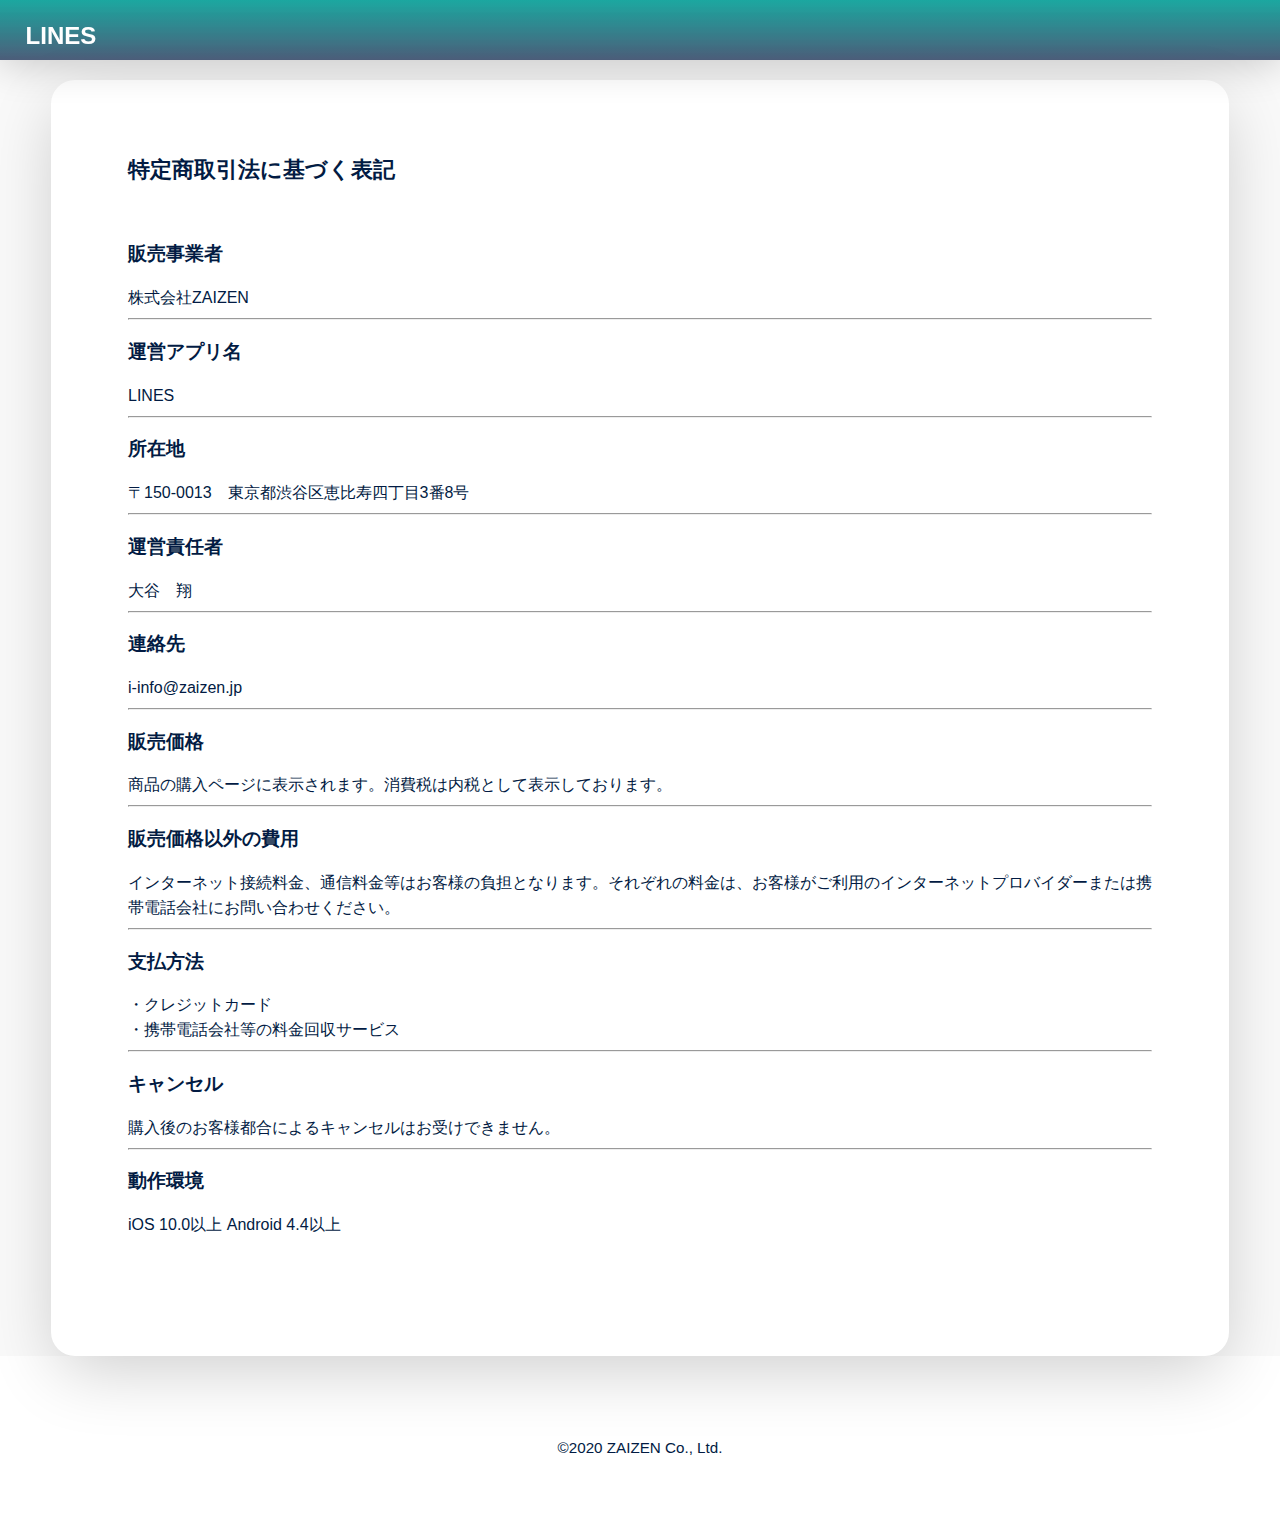
<file: transaction-law.html>
<!DOCTYPE html>
<html lang="en" dir="ltr">
  <head>
    <!-- Global site tag (gtag.js) - Google Analytics -->
  <script async src="https://www.googletagmanager.com/gtag/js?id=UA-127167619-4"></script>
  <script>
    window.dataLayer = window.dataLayer || [];
    function gtag(){dataLayer.push(arguments);}
    gtag('js', new Date());

    gtag('config', 'UA-127167619-4');
  </script>

    <meta charset="utf-8">
    <meta name="viewport" content="width=device-width, initial-scale=1.0, viewport-fit=cover">
    <meta http-equiv="X-UA-Compatible" content="IE=edge">
    <meta name="format-detection" content="telephone=no">
    <title>LINES 特定商取引法に基づく表記</title>
    <!-- CSS適用 -->
    <link rel="stylesheet" href="css/common/link.css">
  </head>
  <body>
  </div>
    <!-- <div class="wrapper"> -->
    <header>
      <div class="header_scr">
        <div id="header_inner">
          <div class="header_title">LINES</div>
        </div>
      </div>
    </header>
    <main>
      <div class="law_inner">
        <span class="law_text">特定商取引法に基づく表記</span>
        <p><h3>販売事業者</h3>
          株式会社ZAIZEN<br>
          <hr>
        </p>
        <p>
          <h3>運営アプリ名</h3>
          LINES<br>
          <hr>
        </p>
        <p>
          <h3>所在地</h3>
          〒150-0013　東京都渋谷区恵比寿四丁目3番8号<br>
          <hr>
        </p>
        <p>
          <h3>運営責任者</h3>
          大谷　翔 <br>
          <hr>
        </p>
        <p>
          <h3>連絡先</h3>
          i-info@zaizen.jp<br>
          <hr>
        </p>
        <p>
          <h3>販売価格</h3>
          商品の購入ページに表示されます。消費税は内税として表示しております。 <br>
          <hr>
        </p>
        <p>
          <h3>販売価格以外の費用</h3>
          インターネット接続料金、通信料金等はお客様の負担となります。それぞれの料金は、お客様がご利用のインターネットプロバイダーまたは携帯電話会社にお問い合わせください。 <br>
          <hr>
        </p>
        <p>
          <h3>支払方法</h3>
          ・クレジットカード　<br>
          ・携帯電話会社等の料金回収サービス<br>
          <hr>
        </p>
        <p>
          <h3>キャンセル</h3>
          購入後のお客様都合によるキャンセルはお受けできません。<br>
          <hr>
        </p>
        <p>
          <h3>動作環境</h3>
          iOS 10.0以上
          Android 4.4以上<br>
        </p>
      </div>
    </main>
    <footer>
      <p>&copy;2020 ZAIZEN Co., Ltd.</p>
    </footer>
  </body>
</html>
</file>
<file: css/common/style.css>
/*** 共通 ***/
/** フォント指定 **/
@font-face {
  font-family: "MaruGothic";
  src: url("../../assets/fonts/marugo.woff") format("woff");
}
@font-face {
  font-family: "KozGothic";
  src: url("../../assets/fonts/KozGoPr6N-Regular.woff") format("woff");
}

html,body {
  font-family: "MaruGothic",sans-serif;
}

p {
  font-weight: inherit;
}

h2 {
  font-weight: inherit;
}

h2.header_title,p.appinfo_title {
  font-family: "KozGothic",sans-serif;
  font-weight: inherit;
}

/** その他指定 **/
html,body {
  margin: 0px;
  padding: 0px;
  color: #fff;
  height: 100%;
}
body {
  background: #002346;
  background-position: center center;
  background-repeat: no-repeat;
  background-size: cover;
}
.wrap {
  overflow: hidden;
}

a {
  color: #fff;
  text-decoration: none;
}

.iphone .iOS_display {
  display: none;
}
.ipad .iOS_display {
  display: none;
}
.android .android_display {
  display: none;
}

/** ファーストビュー **/
header {
  margin-bottom: 0;
  z-index: 2;
}
.header_bg {
  background: linear-gradient(#039e96, #025c6d, #021c43);
  background-position: center center;
  background-repeat: no-repeat;
  background-size: cover;
  height: 100vh;
  position: relative
}
.header_img {
  width: 100%;
}

.bg01 {
  width: 100%;
  position: absolute;
  bottom: 0;
  z-index: 3;
}
.bg02 {
  width: 100%;
  position: absolute;
  bottom: 0;
  z-index: 4;
}

.header_bg video {
  width: 100%;
  position: absolute;
  bottom: 0;
}
.header_text {

}
.header_title {
  position: absolute;
  width: 100%;
  text-align: center;
  left: 50%;
  transform: translateX(-50%);
  margin: 0;
  z-index: 5;
}
.header_text01 {
  position: absolute;
  width: 100%;
  text-align: center;
  left: 50%;
  transform: translateX(-50%);
  margin: 0;
  z-index: 5;
}
.header_text02 {
  position: absolute;
  width: 100%;
  text-align: center;
  left: 50%;
  transform: translateX(-50%);
  margin: 0;
  z-index: 5;
}

.getapp01_img {
  z-index: 6;
  margin: 0;
  position: absolute;
  left: 50%;
  transform: translateX(-50%);
}

/** 項目１ **/
.content01 {
  margin-bottom: 0px;
  position: relative;
  z-index: 3;
}
.content01_video {

}
.content01 img {
  width: 100%;
}
.content01 video {
  width: 80%;
  position: absolute;
  top: 50%;
  left: 50%;
  transform: translateY(-50%) translateX(-50%);
}

/** 項目２ **/
.content02 {
  margin-bottom: 0px;
  position: relative;
  z-index: 3;
}
.content02_bg {
  width:100%;
}
.content02_img {
  position: absolute;
  top: 50%;
  left: 50%;
  z-index: 6;
}
.sp_content02_text {
  width: 100%;
  position: absolute;
  top: 0;
  z-index: 5;
}
.tablet_content02_text {
  width: 100%;
  position: absolute;
  top: 0;
  z-index: 5;
}
.pc_content02_text {
  width: 100%;
  position: absolute;
  top: 0;
  z-index: 5;
}


/** 項目３ **/
.content03 {
  margin-bottom: 0px;
  position: relative;
  z-index: 3;
}
.content03_bg {
  width:100%;
}
.content03_img {
  position: absolute;
  top: 50%;
  left: 50%;
  z-index: 6;
}
.sp_content03_text {
  width: 100%;
  position: absolute;
  top: 0;
  z-index: 6;
}
.tablet_content03_text {
  width: 100%;
  position: absolute;
  top: 0;
  z-index: 5;
}
.pc_content03_text {
  width: 100%;
  position: absolute;
  top: 0;
  z-index: 5;
}


/** 項目４ **/
.content04 {
  margin-bottom: 0px;
  position: relative;
  z-index: 3;
}
.content04_bg {
  width:100%;
}
.content04_img {
  position: absolute;
  top: 50%;
  left: 50%;
  z-index: 6;
}
.sp_content04_text {
  width: 100%;
  position: absolute;
  top: 0;
  z-index: 5;
}
.tablet_content04_text {
  width: 100%;
  position: absolute;
  top: 0;
  z-index: 5;
}
.pc_content04_text {
  width: 100%;
  position: absolute;
  top: 0;
  z-index: 5;
}


/** 項目５ **/
.content05 {
  margin-bottom: 0px;
  background: #025c6d;
  box-shadow: 0px 1px 3px #000 inset;
  background-position: center center;
  background-repeat: no-repeat;
  background-size: cover;
  height: 65vw;
  display: inline-block;
  position: relative;
  text-align: center;
  width: 100%;
  z-index: 4;
}
.appinfo {
  display: flex;
  justify-content: center;
  align-items: center;
  margin-top: 7%;
}
.appinfo img {
  width: 30%;
  position: relative;
}
.appinfo_text {
  display: inline-block;
  text-align: left;
  margin-left: 5%;
  padding-top: 0px;
}
.appinfo_title {
  font-size: 10vw;
  margin: 0 0 0 10%;
  line-height: 10vw
}
.appinfo_text01 {
  font-size: 2.7vw;
  margin-top: 10%;
  margin-bottom: 0;
}
.appinfo_text02 {
  font-size: 2.7vw;
  margin-top: 0;
  margin-bottom: 0;
}
.getapp02 {
  display: flex;
  justify-content: center;
  align-items: center;
  margin-top: 3%;
}
.getapp02_img {
  width: 40vw;
  margin: 0 10px;
}
.notice {
  position: absolute;
  width: 100%;
  top: 90%;
  left: 50%;
  transform: translateX(-50%);
}
.notice p{
  font-size: 1.8vw;
}
</file>
<file: css/common/animation.css>
/** スクロール時の背景 **/
#bg {
  background: linear-gradient(#0a8302 5%, #055901 15%, #002e00 20%);
  background-position: center center;
  background-repeat: no-repeat;
  background-size: cover;
  min-height: 100vw;
}



/* 項目２ */
#bg.act01 {
  animation: bg_01 0.7s cubic-bezier(0.64, 0, 0.78, 0) forwards	;
}
@keyframes bg_01 {
  0% {
    background: linear-gradient(#1C8202 25%, #125701 35%, #072A00 45%);
  }
  10% {
    background: linear-gradient(#2E8202 25%, #1E5401 35%, #0E2600 45%);
  }
  20% {
    background: linear-gradient(#408102 25%, #2B5201 35%, #152200 45%);
  }
  30% {
    background: linear-gradient(#528002 25%, #385001 35%, #1C1E00 45%);
  }
  40% {
    background: linear-gradient(#647F02 25%, #444E01 35%, #231A00 45%);
  }
  50% {
    background: linear-gradient(#777F02 25%, #514B01 35%, #2A1700 45%);
  }
  60% {
    background: linear-gradient(#897E02 25%, #5D4901 35%, #311300 45%);
  }
  70% {
    background: linear-gradient(#9B7D02 25%, #6A4701 35%, #380F00 45%);
  }
  80% {
    background: linear-gradient(#AD7C02 25%, #774501 35%, #3F0B00 45%);
  }
  90% {
    background: linear-gradient(#BF7C02 25%, #834201 35%, #460700 45%);
  }
  100% {
    background: linear-gradient(#d17b02 25%, #904001 35%, #4d0300 45%);
  }

}

/* 項目３ */
#bg.act02 {
  animation: bg_02 0.5s cubic-bezier(0.64, 0, 0.78, 0) forwards	;
}
@keyframes bg_02 {
  0% {
    background: linear-gradient(#D07E0F 45%, #8F420E 55%, #4B050B 65%);
  }
  10% {
    background: linear-gradient(#CE811D 45%, #8E451B 55%, #490717 65%);
  }
  20% {
    background: linear-gradient(#CD842A 45%, #8C4729 55%, #470922 65%);
  }
  30% {
    background: linear-gradient(#CC8737 45%, #8B4936 55%, #450B2D 65%);
  }
  40% {
    background: linear-gradient(#CA8A44 45%, #8A4C43 55%, #430D39 65%);
  }
  50% {
    background: linear-gradient(#C98E52 45%, #894E50 55%, #421044 65%);
  }
  60% {
    background: linear-gradient(#C7915F 45%, #88515D 55%, #401250 65%);
  }
  70% {
    background: linear-gradient(#C6946C 45%, #87536A 55%, #3E145B 65%);
  }
  80% {
    background: linear-gradient(#C59779 45%, #855578 55%, #3C1666 65%);
  }
  90% {
    background: linear-gradient(#C39A87 45%, #845885 55%, #3A1872 65%);
  }
  100% {
    background: linear-gradient(#c29d94 45%, #835a92 55%, #381a7d 65%);
  }
}

/* 項目４ */
#bg.act03 {
  animation: bg_03 1s cubic-bezier(0.64, 0, 0.78, 0) forwards	;
}
@keyframes bg_03 {
  0% {
    background: linear-gradient(#BC9D96 75%, #7F5C8F 85%, #371D77 95%);
  }
  10% {
    background: linear-gradient(#B69D97 75%, #7B5D8C 85%, #361F71 95%);
  }
  20% {
    background: linear-gradient(#B19E99 75%, #785F89 85%, #35226B 95%);
  }
  30% {
    background: linear-gradient(#AB9E9B 75%, #746086 85%, #342465 95%);
  }
  40% {
    background: linear-gradient(#A59E9D 75%, #706283 85%, #33275F 95%);
  }
  50% {
    background: linear-gradient(#9F9E9E 75%, #6C6381 85%, #332959 95%);
  }
  60% {
    background: linear-gradient(#999EA0 75%, #68657E 85%, #322C53 95%);
  }
  70% {
    background: linear-gradient(#939EA2 75%, #64667B 85%, #312E4D 95%);
  }
  80% {
    background: linear-gradient(#8E9FA4 75%, #616878 85%, #303147 95%);
  }
  90% {
    background: linear-gradient(#889FA5 75%, #5D6975 85%, #2F3341 95%);
  }
  100% {
    background: linear-gradient(#829fa7 75%, #596b72 85%, #2e363b 95%);
  }
}


/** スクロール時のテキスト **/
/* 項目２ */
#sp_content02_fadeIn {
  opacity: 0;
}
#tablet_content02_fadeIn {
  opacity: 0;
}
#pc_content02_fadeIn {
  opacity: 0;
}

#content02_fadeIn_img {
  opacity: 0;
}

/* 項目３ */
#sp_content03_fadeIn {
  opacity: 0;
}
#tablet_content03_fadeIn {
  opacity: 0;
}
#pc_content03_fadeIn {
  opacity: 0;
}

#content03_fadeIn_img {
  opacity: 0;
}

/* 項目４ */
#sp_content04_fadeIn {
  opacity: 0;
}
#tablet_content04_fadeIn {
  opacity: 0;
}
#pc_content04_fadeIn {
  opacity: 0;
}

#content04_fadeIn_img {
  opacity: 0;
}

/* フェードインの指定 */
.text_fadeIn {
  animation: text_fadeIn 2s 0.3s forwards	;
}
.pc_text_fadeIn {
  animation: pc_text_fadeIn 2s 0.3s forwards	;
}
.img_fadeIn {
  animation: img_fadeIn 5s 1.3s forwards	;
}


@keyframes text_fadeIn {
  0% {
    opacity: 0;
    transform: translateY(10px);
  }
  100% {
    opacity: 1;
    transform: translateY(0);
  }
}

@keyframes pc_text_fadeIn {
  0% {
    opacity: 0;
    transform: translateY(30px);
  }
  100% {
    opacity: 1;
    transform: translateY(0);
  }
}

@keyframes img_fadeIn {
  0% {
    opacity: 0;
  }
  100% {
    opacity: 1;
  }
}
</file>
<file: css/sp/sp_style.css>
.sp {
 display: block !important;
}
.tablet {
  display: none !important;
}
.pc {
 display: none !important;
}


/** ファーストビュー **/
.header_title {
  bottom: 115vw;
  font-size: 15vw;
}
.header_text01 {
  bottom: 80vw;
  font-size: 5.5vw;
}
.header_text02 {
  bottom: 71vw;
  font-size: 5.5vw;
}

.getapp01_wrap {
  position: absolute;
  left: 50%;
  transform: translateX(-50%);
  bottom: 31.26vw;
  z-index: 6;
}
.getapp01 {
  display: flex;
  justify-content: center;
  align-items: center;
  margin: 0;
  line-height: 0;
}

.android_display {
  margin:0
}
.iOS_display {
  margin: 0;
}

.getapp01_img {
  width: 55vw;
  margin: 0 1vw;
  position: inherit;
  transform: translateX(0);
}

#android_getapp01 {
  margin-top: : 2.6%;
}
#iOS_getapp01 {

}


/** 項目１ **/

/** 項目２ **/
.content02_img {
  width: 49%;
  transform: translateY(-34%) translateX(-50%);
}

/** 項目３ **/
.content03_img {
  width: 70%;
  transform: translateY(-30%) translateX(-50%);
}

/** 項目４ **/
.content04_img {
  width: 85%;
  transform: translateY(-27%) translateX(-50%);
}

/** 項目５ **/
.content05 {
  margin-bottom: 0px;
  background: #025c6d;
  box-shadow: 0px 1px 3px #000 inset;
  background-position: center center;
  background-repeat: no-repeat;
  background-size: cover;
  height: 65vw;
  display: inline-block;
  position: relative;
  text-align: center;
  width: 100%;
  z-index: 2;
}
.appinfo {
  display: flex;
  justify-content: center;
  align-items: center;
  margin-top: 7%;
}
.appinfo img {
  width: 30%;
  position: relative;
}
.appinfo_text {
  display: inline-block;
  text-align: left;
  margin-left: 5%;
  padding-top: 0px;
}
.appinfo_title {
  font-size: 10vw;
  margin: 0 0 0 10%;
  line-height: 10vw
}
.appinfo_text01 {
  font-size: 2.7vw;
  margin-top: 10%;
  margin-bottom: 0;
}
.appinfo_text02 {
  font-size: 2.7vw;
  margin-top: 0;
  margin-bottom: 0;
}
.getapp02 {
  display: flex;
  justify-content: center;
  align-items: center;
}
.getapp02_img {
  width: 40vw;
  margin: 0 10px;
}
.notice {
  position: absolute;
  width: 100%;
  top: 90%;
  left: 50%;
  transform: translateX(-50%);
}
.notice p{
  font-size: 1.8vw;
}
</file>
<file: css/tablet/tablet_style.css>
/*** タブレット ***/

.sp {
 display: none !important;
}
.tablet {
 display: block !important;
}
.pc {
 display: none !important;
}

/** ファーストビュー **/
.header_title {
  bottom: 95vw;
  font-size: 15vw;
}
.header_text01 {
  bottom: 60vw;
  font-size: 5.5vw;
}
.header_text02 {
  bottom: 52vw;
  font-size: 5.5vw;
}

.getapp01_wrap {
  position: absolute;
  left: 50%;
  transform: translateX(-50%);
  bottom: 11vw;
  z-index: 6;
}
.getapp01 {
  display: flex;
  justify-content: center;
  align-items: center;
  margin: 0;
  line-height: 0;
}

.android_display {
  margin:0
}
.iOS_display {
  margin: 0;
}

.getapp01_img {
  width: 55vw;
  margin: 0 1vw;
  position: inherit;
  transform: translateX(0);
}

#android_getapp01 {
  margin-top: : 2.6%;
}
#iOS_getapp01 {

}

/** 項目１ **/

/** 項目２ **/
.content02_img {
  width: 49%;
  transform: translateY(-34%) translateX(-50%);
}

/** 項目３ **/
.content03_img {
  width: 70%;
  transform: translateY(-30%) translateX(-50%);
}

/** 項目４ **/
.content04_img {
  width: 85%;
  transform: translateY(-27%) translateX(-50%);
}

/** 項目５ **/
.content05 {
  margin-bottom: 0px;
  background: #025c6d;
  box-shadow: 0px 1px 3px #000 inset;
  background-position: center center;
  background-repeat: no-repeat;
  background-size: cover;
  height: 65vw;
  display: inline-block;
  position: relative;
  text-align: center;
  width: 100%;
  z-index: 2;
}
.appinfo {
  display: flex;
  justify-content: center;
  align-items: center;
  margin-top: 7%;
}
.appinfo img {
  width: 30%;
  position: relative;
}
.appinfo_text {
  display: inline-block;
  text-align: left;
  margin-left: 5%;
  padding-top: 0px;
}
.appinfo_title {
  font-size: 10vw;
  margin: 0 0 0 10%;
  line-height: 10vw
}
.appinfo_text01 {
  font-size: 2.7vw;
  margin-top: 10%;
  margin-bottom: 0;
}
.appinfo_text02 {
  font-size: 2.7vw;
  margin-top: 0;
  margin-bottom: 0;
}
.getapp02 {
  display: flex;
  justify-content: center;
  align-items: center;
}
.getapp02_img {
  width: 40vw;
  margin: 0 10px;
}
.notice {
  position: absolute;
  width: 100%;
  top: 90%;
  left: 50%;
  transform: translateX(-50%);
}
.notice p{
  font-size: 1.8vw;
}
</file>
<file: css/pc/pc_style.css>
.sp {
 display: none !important;
}
.tablet {
 display: none !important;
}
.pc {
 display: block !important;
}

.pc_header_text {
  position: absolute;
  bottom: 0;
  width: 100%;
  z-index: 3;
}

.getapp01_wrap {
  position: absolute;
  left: 50%;
  transform: translateX(-50%);
  bottom: 7.63vw;
  z-index: 6;
}
.getapp01 {
  display: flex;
  justify-content: center;
  align-items: center;
  margin: 0;
  line-height: 0;
}

.android_display {
  margin:0
}
.iOS_display {
  margin: 0;
}

.getapp01_img {
  width: 20vw;
  margin: 0 2.5vw;
  position: inherit;
  transform: translateX(0);
}

/** 項目１ **/
.content01 video {
  width: 45%;
}

/** 項目２ **/
.content02_img {
  width: 19%;
  transform: translateY(-52%) translateX(45%);
}

/** 項目３ **/
.content03_img {
  width: 27.5%;
  transform: translateY(-52%) translateX(-115%);
}

/** 項目４ **/
.content04_img {
  width: 35.5%;
  transform: translateY(-47%) translateX(-10%);
}

/** 項目５ **/
.content05 {
  height: 27vw;
}
.appinfo {
  margin-top: 3%;
}
.appinfo img {
  width: 15%;
}
.appinfo_text {
  margin-left: 5%;
  padding-top: 0px;
}
.appinfo_title {
  font-size: 4.5vw;
  margin: 0 0 0 10%;
  line-height: 4.5vw
}
.appinfo_text01 {
  font-size: 1.3vw;
  margin-top: 5%;
  margin-bottom: 0;
}
.appinfo_text02 {
  font-size: 1.3vw;
  margin-top: 0;
  margin-bottom: 0;
}
.getapp02_img {
  width: 15vw;
  margin: 0 30px;
}
.getapp02 {
  margin-top: 1.1%;
}
.notice {
  position: absolute;
  width: 100%;
  top: 88%;
  left: 50%;
  transform: translateX(-50%);
}
.notice p{
  font-size: 1vw;
}
</file>
<file: css/common/landscape_animation.css>
#bg.act01 {
  animation: bg_01 0.7s 0.5s cubic-bezier(0.64, 0, 0.78, 0) forwards	;
}
#bg.act02 {
  animation: bg_02 0.5s 0.5s cubic-bezier(0.64, 0, 0.78, 0) forwards	;
}
#bg.act03 {
  animation: bg_03 1s 0.5s cubic-bezier(0.64, 0, 0.78, 0) forwards	;
}

.pc_text_fadeIn {
  animation: pc_text_fadeIn 2.5s 0.8s forwards	;
}
.img_fadeIn {
  animation: img_fadeIn 5.5s 1.8s forwards	;
}
</file>
<file: css/common/footer.css>
/** フッター部分 **/
footer {
  text-align: center;
  padding-top: 0;
  position: absolute;
  bottom: 0;
  width: 100%;
  padding-top: 50%;
  z-index: 1;
}
.footer_wrapper {
  position: relative;
  top: 10px;
}
ul.footer_content {
  list-style: none;
  padding: 0px;
  margin-bottom: 0;
  position: absolute;
  width: 100%;
  left: 50%;
  transform: translateX(-50%);
  bottom: 0;
}
ul.footer_content li {
  text-decoration: none;
  font-size: 1rem;
}
footer p {
  color: #A6A6A6;
  font-size: 0.9em;
}

/* フッター上部の余白調整 */
.main_wrapper {
  min-height: 100vh;
  position: relative;
  padding-bottom: 181px;
  box-sizing: border-box;
}


/*** タブレット横・PC ***/
@media screen and (orientation: landscape)  {

/** フッター部分 **/
footer {
  padding-top: 20%;
}

.footer_wrapper {
  right: -25px;
  top: -15px;
}
ul.footer_content li {
  display: inline-block;
  padding-right: 35px;
  position: relative;
  font-size: 1.5rem
}
ul.footer_content li::after {
  content:"";
  display:inline-block;
  width: 1.5px;
  height:100%;
  background-color:#A6A6A6;
  position:absolute;
  top: 0px;
  right: 25px;
}
footer p {
  color: #A6A6A6;
  font-size: 1.4rem;
}

}


@media screen and (min-width: 1025px)  {

/** フッター部分 **/
footer {
  padding-top: 20%;
}

.footer_wrapper {
  right: -25px;
  top: -15px;
}
ul.footer_content li {
  display: inline-block;
  padding-right: 35px;
  position: relative;
  font-size: 1.5rem
}
ul.footer_content li::after {
  content:"";
  display:inline-block;
  width: 1.5px;
  height:100%;
  background-color:#A6A6A6;
  position:absolute;
  top: 0px;
  right: 25px;
}
footer p {
  color: #A6A6A6;
  font-size: 1.4rem;
}

}
</file>
<file: css_2/common_2/style_2.css>
/*** 共通 ***/
/** フォント指定 **/
@font-face {
  font-family: "MaruGothic";
  src: url("../../assets/fonts/marugo.woff") format("woff");
}
@font-face {
  font-family: "KozGothic";
  src: url("../../assets/fonts/KozGoPr6N-Regular.woff") format("woff");
}

html,body {
  font-family: "MaruGothic",sans-serif;
}

p {
  font-weight: inherit;
}

h2 {
  font-weight: inherit;
}

h2.header_title,p.appinfo_title {
  font-family: "KozGothic",sans-serif;
  font-weight: inherit;
}

/** その他指定 **/
html,body {
  margin: 0px;
  padding: 0px;
  color: #fff;
  height: 100%;
}
body {
  background: #002346;
  background-position: center center;
  background-repeat: no-repeat;
  background-size: cover;
}
.wrap {
  overflow: hidden;
}

a {
  color: #fff;
  text-decoration: none;
}

.iphone .iOS_display {
  display: none;
}
.ipad .iOS_display {
  display: none;
}
.android .android_display {
  display: none;
}

/** ファーストビュー **/
header {
  margin-bottom: 0;
  z-index: 2;
}
.header_bg {
  background: linear-gradient(#039e96, #025c6d, #021c43);
  background-position: center center;
  background-repeat: no-repeat;
  background-size: cover;
  height: 100vh;
  position: relative
}
.header_img {
  width: 100%;
}

.bg01 {
  width: 100%;
  position: absolute;
  bottom: 0;
  z-index: 3;
}
.bg02 {
  width: 100%;
  position: absolute;
  bottom: 0;
  z-index: 4;
}

.header_bg video {
  width: 100%;
  position: absolute;
  bottom: 0;
}
.header_text {

}
.header_title {
  position: absolute;
  width: 100%;
  text-align: center;
  left: 50%;
  transform: translateX(-50%);
  margin: 0;
  z-index: 5;
}
.header_text01 {
  position: absolute;
  width: 100%;
  text-align: center;
  left: 50%;
  transform: translateX(-50%);
  margin: 0;
  z-index: 5;
}
.header_text02 {
  position: absolute;
  width: 100%;
  text-align: center;
  left: 50%;
  transform: translateX(-50%);
  margin: 0;
  z-index: 5;
}

.getapp01_img {
  z-index: 6;
  margin: 0;
  position: absolute;
  left: 50%;
  transform: translateX(-50%);
}

/** 項目１ **/
.content01 {
  margin-bottom: 0px;
  position: relative;
  z-index: 3;
}
.content01_video {

}
.content01 img {
  width: 100%;
}
.content01 video {
  width: 80%;
  position: absolute;
  top: 50%;
  left: 50%;
  transform: translateY(-50%) translateX(-50%);
}

/** 項目２ **/
.content02 {
  margin-bottom: 0px;
  position: relative;
  z-index: 3;
}
.content02_bg {
  width:100%;
}
.content02_img {
  position: absolute;
  top: 50%;
  left: 50%;
  z-index: 6;
}
.sp_content02_text {
  width: 100%;
  position: absolute;
  top: 0;
  z-index: 5;
}
.tablet_content02_text {
  width: 100%;
  position: absolute;
  top: 0;
  z-index: 5;
}
.pc_content02_text {
  width: 100%;
  position: absolute;
  top: 0;
  z-index: 5;
}


/** 項目３ **/
.content03 {
  margin-bottom: 0px;
  position: relative;
  z-index: 3;
}
.content03_bg {
  width:100%;
}
.content03_img {
  position: absolute;
  top: 50%;
  left: 50%;
  z-index: 6;
}
.sp_content03_text {
  width: 100%;
  position: absolute;
  top: 0;
  z-index: 6;
}
.tablet_content03_text {
  width: 100%;
  position: absolute;
  top: 0;
  z-index: 5;
}
.pc_content03_text {
  width: 100%;
  position: absolute;
  top: 0;
  z-index: 5;
}


/** 項目４ **/
.content04 {
  margin-bottom: 0px;
  position: relative;
  z-index: 3;
}
.content04_bg {
  width:100%;
}
.content04_img {
  position: absolute;
  top: 50%;
  left: 50%;
  z-index: 6;
}
.sp_content04_text {
  width: 100%;
  position: absolute;
  top: 0;
  z-index: 5;
}
.tablet_content04_text {
  width: 100%;
  position: absolute;
  top: 0;
  z-index: 5;
}
.pc_content04_text {
  width: 100%;
  position: absolute;
  top: 0;
  z-index: 5;
}


/** 項目５ **/
.content05 {
  margin-bottom: 0px;
  background: #025c6d;
  box-shadow: 0px 1px 3px #000 inset;
  background-position: center center;
  background-repeat: no-repeat;
  background-size: cover;
  height: 65vw;
  display: inline-block;
  position: relative;
  text-align: center;
  width: 100%;
  z-index: 4;
}
.appinfo {
  display: flex;
  justify-content: center;
  align-items: center;
  margin-top: 7%;
}
.appinfo img {
  width: 30%;
  position: relative;
}
.appinfo_text {
  display: inline-block;
  text-align: left;
  margin-left: 5%;
  padding-top: 0px;
}
.appinfo_title {
  font-size: 10vw;
  margin: 0 0 0 10%;
  line-height: 10vw
}
.appinfo_text01 {
  font-size: 2.7vw;
  margin-top: 10%;
  margin-bottom: 0;
}
.appinfo_text02 {
  font-size: 2.7vw;
  margin-top: 0;
  margin-bottom: 0;
}
.getapp02 {
  display: flex;
  justify-content: center;
  align-items: center;
  margin-top: 3%;
}
.getapp02_img {
  width: 40vw;
  margin: 0 10px;
}
.notice {
  position: absolute;
  width: 100%;
  top: 90%;
  left: 50%;
  transform: translateX(-50%);
}
.notice p{
  font-size: 1.8vw;
}
</file>
<file: css_2/common_2/animation_2.css>
/** スクロール時の背景 **/
#bg {
  background: linear-gradient(#0a8302 5%, #055901 15%, #002e00 20%);
  background-position: center center;
  background-repeat: no-repeat;
  background-size: cover;
  min-height: 100vw;
}



/* 項目２ */
#bg.act01 {
  animation: bg_01 1s cubic-bezier(0.64, 0, 0.78, 0) forwards	;
}
@keyframes bg_01 {
  0% {
    background: linear-gradient(#1C8202 25%, #125701 35%, #072A00 45%);
  }
  10% {
    background: linear-gradient(#2E8202 25%, #1E5401 35%, #0E2600 45%);
  }
  20% {
    background: linear-gradient(#408102 25%, #2B5201 35%, #152200 45%);
  }
  30% {
    background: linear-gradient(#528002 25%, #385001 35%, #1C1E00 45%);
  }
  40% {
    background: linear-gradient(#647F02 25%, #444E01 35%, #231A00 45%);
  }
  50% {
    background: linear-gradient(#777F02 25%, #514B01 35%, #2A1700 45%);
  }
  60% {
    background: linear-gradient(#897E02 25%, #5D4901 35%, #311300 45%);
  }
  70% {
    background: linear-gradient(#9B7D02 25%, #6A4701 35%, #380F00 45%);
  }
  80% {
    background: linear-gradient(#AD7C02 25%, #774501 35%, #3F0B00 45%);
  }
  90% {
    background: linear-gradient(#BF7C02 25%, #834201 35%, #460700 45%);
  }
  100% {
    background: linear-gradient(#d17b02 25%, #904001 35%, #4d0300 45%);
  }

}

/* 項目３ */
#bg.act02 {
  animation: bg_02 0.7s cubic-bezier(0.64, 0, 0.78, 0) forwards	;
}
@keyframes bg_02 {
  0% {
    background: linear-gradient(#D07E0F 45%, #8F420E 55%, #4B050B 65%);
  }
  10% {
    background: linear-gradient(#CE811D 45%, #8E451B 55%, #490717 65%);
  }
  20% {
    background: linear-gradient(#CD842A 45%, #8C4729 55%, #470922 65%);
  }
  30% {
    background: linear-gradient(#CC8737 45%, #8B4936 55%, #450B2D 65%);
  }
  40% {
    background: linear-gradient(#CA8A44 45%, #8A4C43 55%, #430D39 65%);
  }
  50% {
    background: linear-gradient(#C98E52 45%, #894E50 55%, #421044 65%);
  }
  60% {
    background: linear-gradient(#C7915F 45%, #88515D 55%, #401250 65%);
  }
  70% {
    background: linear-gradient(#C6946C 45%, #87536A 55%, #3E145B 65%);
  }
  80% {
    background: linear-gradient(#C59779 45%, #855578 55%, #3C1666 65%);
  }
  90% {
    background: linear-gradient(#C39A87 45%, #845885 55%, #3A1872 65%);
  }
  100% {
    background: linear-gradient(#c29d94 45%, #835a92 55%, #381a7d 65%);
  }
}

/* 項目４ */
#bg.act03 {
  animation: bg_03 1.3s cubic-bezier(0.64, 0, 0.78, 0) forwards	;
}
@keyframes bg_03 {
  0% {
    background: linear-gradient(#BC9D96 75%, #7F5C8F 85%, #371D77 95%);
  }
  10% {
    background: linear-gradient(#B69D97 75%, #7B5D8C 85%, #361F71 95%);
  }
  20% {
    background: linear-gradient(#B19E99 75%, #785F89 85%, #35226B 95%);
  }
  30% {
    background: linear-gradient(#AB9E9B 75%, #746086 85%, #342465 95%);
  }
  40% {
    background: linear-gradient(#A59E9D 75%, #706283 85%, #33275F 95%);
  }
  50% {
    background: linear-gradient(#9F9E9E 75%, #6C6381 85%, #332959 95%);
  }
  60% {
    background: linear-gradient(#999EA0 75%, #68657E 85%, #322C53 95%);
  }
  70% {
    background: linear-gradient(#939EA2 75%, #64667B 85%, #312E4D 95%);
  }
  80% {
    background: linear-gradient(#8E9FA4 75%, #616878 85%, #303147 95%);
  }
  90% {
    background: linear-gradient(#889FA5 75%, #5D6975 85%, #2F3341 95%);
  }
  100% {
    background: linear-gradient(#829fa7 75%, #596b72 85%, #2e363b 95%);
  }
}


/** スクロール時のテキスト **/
/* 項目２ */
#sp_content02_fadeIn {
  opacity: 0;
}
#tablet_content02_fadeIn {
  opacity: 0;
}
#pc_content02_fadeIn {
  opacity: 0;
}

#content02_fadeIn_img {
  opacity: 0;
}

/* 項目３ */
#sp_content03_fadeIn {
  opacity: 0;
}
#tablet_content03_fadeIn {
  opacity: 0;
}
#pc_content03_fadeIn {
  opacity: 0;
}

#content03_fadeIn_img {
  opacity: 0;
}

/* 項目４ */
#sp_content04_fadeIn {
  opacity: 0;
}
#tablet_content04_fadeIn {
  opacity: 0;
}
#pc_content04_fadeIn {
  opacity: 0;
}

#content04_fadeIn_img {
  opacity: 0;
}

/* フェードインの指定 */
.text_fadeIn {
  animation: text_fadeIn 2s 0.3s forwards	;
}
.pc_text_fadeIn {
  animation: pc_text_fadeIn 2s 0.3s forwards	;
}
.img_fadeIn {
  animation: img_fadeIn 5s 1.3s forwards	;
}


@keyframes text_fadeIn {
  0% {
    opacity: 0;
    transform: translateY(10px);
  }
  100% {
    opacity: 1;
    transform: translateY(0);
  }
}

@keyframes pc_text_fadeIn {
  0% {
    opacity: 0;
    transform: translateY(30px);
  }
  100% {
    opacity: 1;
    transform: translateY(0);
  }
}

@keyframes img_fadeIn {
  0% {
    opacity: 0;
  }
  100% {
    opacity: 1;
  }
}
</file>
<file: css_2/sp_2/sp_style_2.css>
.sp {
 display: block !important;
}
.tablet {
  display: none !important;
}
.pc {
 display: none !important;
}


/** ファーストビュー **/
.header_title {
  bottom: 115vw;
  font-size: 15vw;
}
.header_text01 {
  bottom: 80vw;
  font-size: 5.5vw;
}
.header_text02 {
  bottom: 71vw;
  font-size: 5.5vw;
}

.getapp01_wrap {
  position: absolute;
  left: 50%;
  transform: translateX(-50%);
  bottom: 31.26vw;
  z-index: 6;
}
.getapp01 {
  display: flex;
  justify-content: center;
  align-items: center;
  margin: 0;
  line-height: 0;
}

.android_display {
  margin:0
}
.iOS_display {
  margin: 0;
}

.getapp01_img {
  width: 55vw;
  margin: 0 1vw;
  position: inherit;
  transform: translateX(0);
}

#android_getapp01 {
  margin-top: : 2.6%;
}
#iOS_getapp01 {

}


/** 項目１ **/

/** 項目２ **/
.content02_img {
  width: 49%;
  transform: translateY(-34%) translateX(-50%);
}

/** 項目３ **/
.content03_img {
  width: 70%;
  transform: translateY(-30%) translateX(-50%);
}

/** 項目４ **/
.content04_img {
  width: 85%;
  transform: translateY(-27%) translateX(-50%);
}

/** 項目５ **/
.content05 {
  margin-bottom: 0px;
  background: #025c6d;
  box-shadow: 0px 1px 3px #000 inset;
  background-position: center center;
  background-repeat: no-repeat;
  background-size: cover;
  height: 65vw;
  display: inline-block;
  position: relative;
  text-align: center;
  width: 100%;
  z-index: 2;
}
.appinfo {
  display: flex;
  justify-content: center;
  align-items: center;
  margin-top: 7%;
}
.appinfo img {
  width: 30%;
  position: relative;
}
.appinfo_text {
  display: inline-block;
  text-align: left;
  margin-left: 5%;
  padding-top: 0px;
}
.appinfo_title {
  font-size: 10vw;
  margin: 0 0 0 10%;
  line-height: 10vw
}
.appinfo_text01 {
  font-size: 2.7vw;
  margin-top: 10%;
  margin-bottom: 0;
}
.appinfo_text02 {
  font-size: 2.7vw;
  margin-top: 0;
  margin-bottom: 0;
}
.getapp02 {
  display: flex;
  justify-content: center;
  align-items: center;
}
.getapp02_img {
  width: 40vw;
  margin: 0 10px;
}
.notice {
  position: absolute;
  width: 100%;
  top: 90%;
  left: 50%;
  transform: translateX(-50%);
}
.notice p{
  font-size: 1.8vw;
}
</file>
<file: css_2/tablet_2/tablet_style_2.css>
/*** タブレット ***/

.sp {
 display: none !important;
}
.tablet {
 display: block !important;
}
.pc {
 display: none !important;
}

/** ファーストビュー **/
.header_title {
  bottom: 95vw;
  font-size: 15vw;
}
.header_text01 {
  bottom: 60vw;
  font-size: 5.5vw;
}
.header_text02 {
  bottom: 52vw;
  font-size: 5.5vw;
}

.getapp01_wrap {
  position: absolute;
  left: 50%;
  transform: translateX(-50%);
  bottom: 11vw;
  z-index: 6;
}
.getapp01 {
  display: flex;
  justify-content: center;
  align-items: center;
  margin: 0;
  line-height: 0;
}

.android_display {
  margin:0
}
.iOS_display {
  margin: 0;
}

.getapp01_img {
  width: 55vw;
  margin: 0 1vw;
  position: inherit;
  transform: translateX(0);
}

#android_getapp01 {
  margin-top: : 2.6%;
}
#iOS_getapp01 {

}

/** 項目１ **/

/** 項目２ **/
.content02_img {
  width: 49%;
  transform: translateY(-34%) translateX(-50%);
}

/** 項目３ **/
.content03_img {
  width: 70%;
  transform: translateY(-30%) translateX(-50%);
}

/** 項目４ **/
.content04_img {
  width: 85%;
  transform: translateY(-27%) translateX(-50%);
}

/** 項目５ **/
.content05 {
  margin-bottom: 0px;
  background: #025c6d;
  box-shadow: 0px 1px 3px #000 inset;
  background-position: center center;
  background-repeat: no-repeat;
  background-size: cover;
  height: 65vw;
  display: inline-block;
  position: relative;
  text-align: center;
  width: 100%;
  z-index: 2;
}
.appinfo {
  display: flex;
  justify-content: center;
  align-items: center;
  margin-top: 7%;
}
.appinfo img {
  width: 30%;
  position: relative;
}
.appinfo_text {
  display: inline-block;
  text-align: left;
  margin-left: 5%;
  padding-top: 0px;
}
.appinfo_title {
  font-size: 10vw;
  margin: 0 0 0 10%;
  line-height: 10vw
}
.appinfo_text01 {
  font-size: 2.7vw;
  margin-top: 10%;
  margin-bottom: 0;
}
.appinfo_text02 {
  font-size: 2.7vw;
  margin-top: 0;
  margin-bottom: 0;
}
.getapp02 {
  display: flex;
  justify-content: center;
  align-items: center;
}
.getapp02_img {
  width: 40vw;
  margin: 0 10px;
}
.notice {
  position: absolute;
  width: 100%;
  top: 90%;
  left: 50%;
  transform: translateX(-50%);
}
.notice p{
  font-size: 1.8vw;
}
</file>
<file: css_2/pc_2/pc_style_2.css>
.sp {
 display: none !important;
}
.tablet {
 display: none !important;
}
.pc {
 display: block !important;
}

.pc_header_text {
  position: absolute;
  bottom: 0;
  width: 100%;
  z-index: 3;
}

.getapp01_wrap {
  position: absolute;
  left: 50%;
  transform: translateX(-50%);
  bottom: 7.63vw;
  z-index: 6;
}
.getapp01 {
  display: flex;
  justify-content: center;
  align-items: center;
  margin: 0;
  line-height: 0;
}

.android_display {
  margin:0
}
.iOS_display {
  margin: 0;
}

.getapp01_img {
  width: 20vw;
  margin: 0 2.5vw;
  position: inherit;
  transform: translateX(0);
}

/** 項目１ **/
.content01 video {
  width: 45%;
}

/** 項目２ **/
.content02_img {
  width: 19%;
  transform: translateY(-52%) translateX(45%);
}

/** 項目３ **/
.content03_img {
  width: 27.5%;
  transform: translateY(-52%) translateX(-115%);
}

/** 項目４ **/
.content04_img {
  width: 35.5%;
  transform: translateY(-47%) translateX(-10%);
}

/** 項目５ **/
.content05 {
  height: 27vw;
}
.appinfo {
  margin-top: 3%;
}
.appinfo img {
  width: 15%;
}
.appinfo_text {
  margin-left: 5%;
  padding-top: 0px;
}
.appinfo_title {
  font-size: 4.5vw;
  margin: 0 0 0 10%;
  line-height: 4.5vw
}
.appinfo_text01 {
  font-size: 1.3vw;
  margin-top: 5%;
  margin-bottom: 0;
}
.appinfo_text02 {
  font-size: 1.3vw;
  margin-top: 0;
  margin-bottom: 0;
}
.getapp02_img {
  width: 15vw;
  margin: 0 30px;
}
.getapp02 {
  margin-top: 1.1%;
}
.notice {
  position: absolute;
  width: 100%;
  top: 88%;
  left: 50%;
  transform: translateX(-50%);
}
.notice p{
  font-size: 1vw;
}
</file>
<file: css_2/common_2/landscape_animation_2.css>
#bg.act01 {
  animation: bg_01 1s 0.5s cubic-bezier(0.64, 0, 0.78, 0) forwards	;
}
#bg.act02 {
  animation: bg_02 0.7s 0.5s cubic-bezier(0.64, 0, 0.78, 0) forwards	;
}
#bg.act03 {
  animation: bg_03 1.3s 0.5s cubic-bezier(0.64, 0, 0.78, 0) forwards	;
}

.pc_text_fadeIn {
  animation: pc_text_fadeIn 2.5s 0.8s forwards	;
}
.img_fadeIn {
  animation: img_fadeIn 5.5s 1.8s forwards	;
}
</file>
<file: css_2/common_2/footer_2.css>
/** フッター部分 **/
footer {
  text-align: center;
  padding-top: 0;
  position: absolute;
  bottom: 0;
  width: 100%;
  padding-top: 50%;
  z-index: 1;
}
.footer_wrapper {
  position: relative;
  top: 10px;
}
ul.footer_content {
  list-style: none;
  padding: 0px;
  margin-bottom: 0;
  position: absolute;
  width: 100%;
  left: 50%;
  transform: translateX(-50%);
  bottom: 0;
}
ul.footer_content li {
  text-decoration: none;
  font-size: 1rem;
}
footer p {
  color: #A6A6A6;
  font-size: 0.9em;
}

/* フッター上部の余白調整 */
.main_wrapper {
  min-height: 100vh;
  position: relative;
  padding-bottom: 181px;
  box-sizing: border-box;
}


/*** タブレット横・PC ***/
@media screen and (orientation: landscape)  {

/** フッター部分 **/
footer {
  padding-top: 20%;
}

.footer_wrapper {
  right: -25px;
  top: -15px;
}
ul.footer_content li {
  display: inline-block;
  padding-right: 35px;
  position: relative;
  font-size: 1.5rem
}
ul.footer_content li::after {
  content:"";
  display:inline-block;
  width: 1.5px;
  height:100%;
  background-color:#A6A6A6;
  position:absolute;
  top: 0px;
  right: 25px;
}
footer p {
  color: #A6A6A6;
  font-size: 1.4rem;
}

}


@media screen and (min-width: 1025px)  {

/** フッター部分 **/
footer {
  padding-top: 20%;
}

.footer_wrapper {
  right: -25px;
  top: -15px;
}
ul.footer_content li {
  display: inline-block;
  padding-right: 35px;
  position: relative;
  font-size: 1.5rem
}
ul.footer_content li::after {
  content:"";
  display:inline-block;
  width: 1.5px;
  height:100%;
  background-color:#A6A6A6;
  position:absolute;
  top: 0px;
  right: 25px;
}
footer p {
  color: #A6A6A6;
  font-size: 1.4rem;
}

}
</file>
<file: css/common/link.css>
@charset "UTF-8";

/* すべてに適用 */

body {
font-size: 16px;
width: 100%;
margin: 0 auto;
font-family: dinM, YuGothic, "ヒラギノ角ゴ ProN W3", "Hiragino Kaku Gothic ProN", メイリオ, Meiryo, Osaka, "ＭＳ Ｐゴシック", "MS PGothic", sans-serif;
font-weight: 300;
/* 文字詰め */
font-feature-settings: "palt";
-webkit-font-feature-settings: "palt";
-moz-font-feature-settings: "palt";
/* フォントのサイズのばらつきを調整 */
-webkit-text-size-adjust: 100%;
/* テキストをレンダリング */
text-rendering: optimizeLegibility;
/* テキストをなめらかに */
-webkit-font-smoothing: antialiased;
-moz-osx-font-smoothing: grayscale;
/* 単語で改行 */
word-wrap: break-word;
line-height:25px;
font-size:16px;
color: #021B43;
}
/* header */
header {
  position: fixed;
  z-index: 100;
  top: 0;
  left: 0;
  width: 100%;
  height: 120px;
  color: #fff;
  /* transition: .4s ease-out;
  -webkit-transition: .4s ease-out; */
}
.header_title {
  position: absolute;
  z-index: 2;
  top: 40%;
  left: 2%;
  /* transform: translateY(-50%);
  -webkit-transform: translateY(-50%); */
  font-size: 1.5em;
  /* 文字の太さ */
  font-weight: bold;
  /* 行間の幅 */
  line-height: 1;
  display: block;
}
.header_scr{
    /* rgbaは透明 */
    height: 60px;
    /* background: rgba(2,27,67,.95); */
    /* グラデーション */
    /* background: -moz-linear-gradient(top, #039E96, #021B43);
    background: -webkit-linear-gradient(top, #039E96, #021B43);
    background: linear-gradient(to bottom, #039E96, #021B43); */
    /* 透過したい */
    background: -moz-linear-gradient(top, rgba(3, 158, 150, 0.9), rgba(2, 27, 67, 0.7));
    background: -webkit-linear-gradient(top, rgba(3, 158, 150, 0.9), rgba(2, 27, 67, 0.7));
    background: linear-gradient(to bottom, rgba(3, 158, 150, 0.9), rgba(2, 27, 67, 0.7));

    /* display: flex; */
    /* padding: 20px 20px; */
    /* position: fixed; */
    /* justify-content: space-between; */
    /* width: 100%; */
    box-shadow: 0 4px 40px rgba(0,0,0,.2);
}
#header_inner {
  position: relative;
  width: 100%;
  max-width: 1600px;
  height: 100%;
  margin:0 auto;
  display: block;
}

main {
    position: relative;
    width: 100%;
    padding: 120px 0 0;
    display: block;
    background: #f9f9f9;
    /* transition: .4s ease-out;
    -webkit-transition: .4s ease-out; */
  /* margin: 40px;
  padding: 0; */
}
main {
  padding-top: 80px;
}

.law_inner {
  width: 80%;
  max-width: 1600px;
  margin: 0 auto;
  display: block;
  background: #fff;
  border-radius: 24px;
  padding: 6% 6% 8%;
  box-shadow: 0 20px 69px -7px rgba(0,0,0,.2);
  /* transition: .6s .4s ease-out;
  -webkit-transition: .6s .4s ease-out; */
}
.law_text {
  font-size: 1.4em;
  font-weight: bold;
  padding-bottom: 4%;
  display: block;
}
.law_text_1 {
  font-size: 1.4em;
  font-weight: bold;
  padding-top: 4%;
  display: block;
}

footer {
  position: relative;
  z-index: 10;
  padding: 5% 0;
  font-size: .95em;
  text-align: center;
  width: 100%;
}

/* モバイル */
@media (max-width: 1020px) {
  body {
    font-size: 13px;
  }
@media (max-width: 767px) {
  body {
    font-size: 12px;
  }
  header {
    height: 50px !important;
    background: #fff;
    color: #fff;
  }
 .header_title {
    left: 3%;
    color: #fff !important;
  }
  /* .header_title {
    color: #202d49 !important;
  } */
</file>
